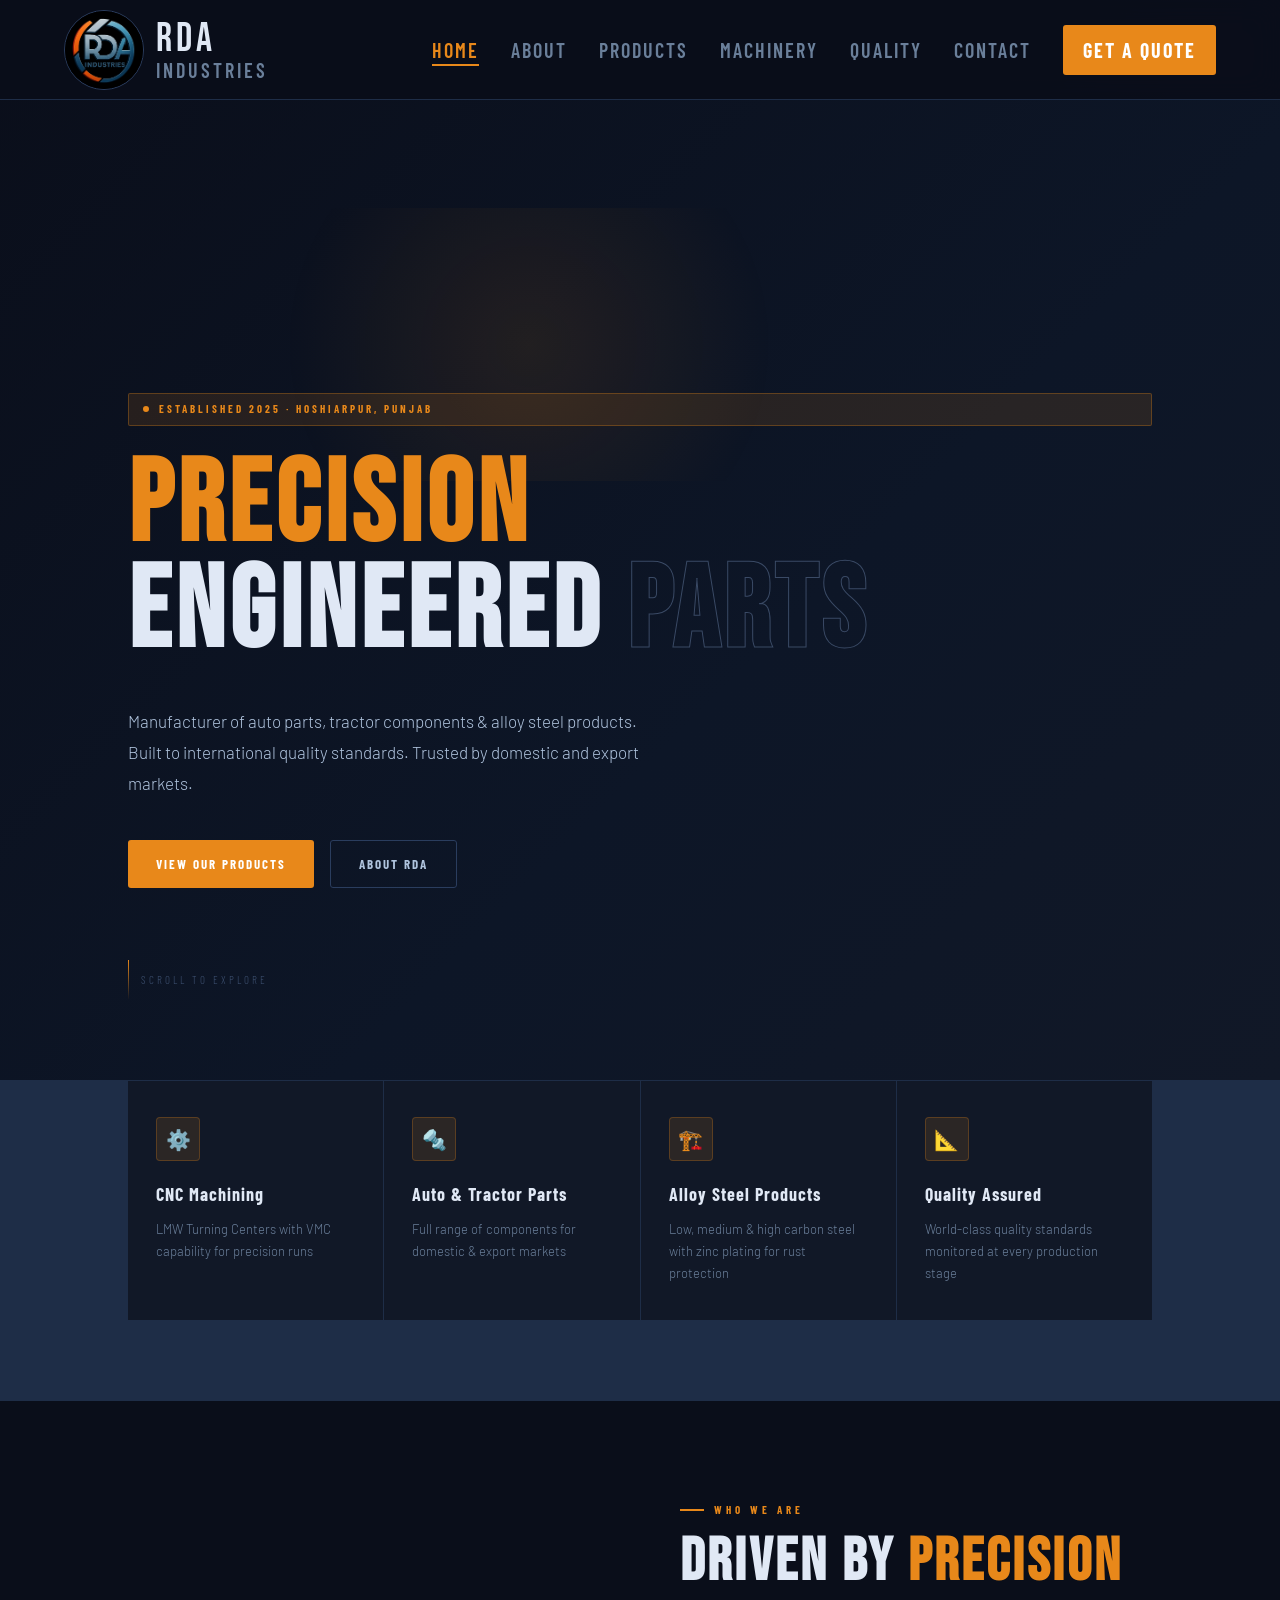
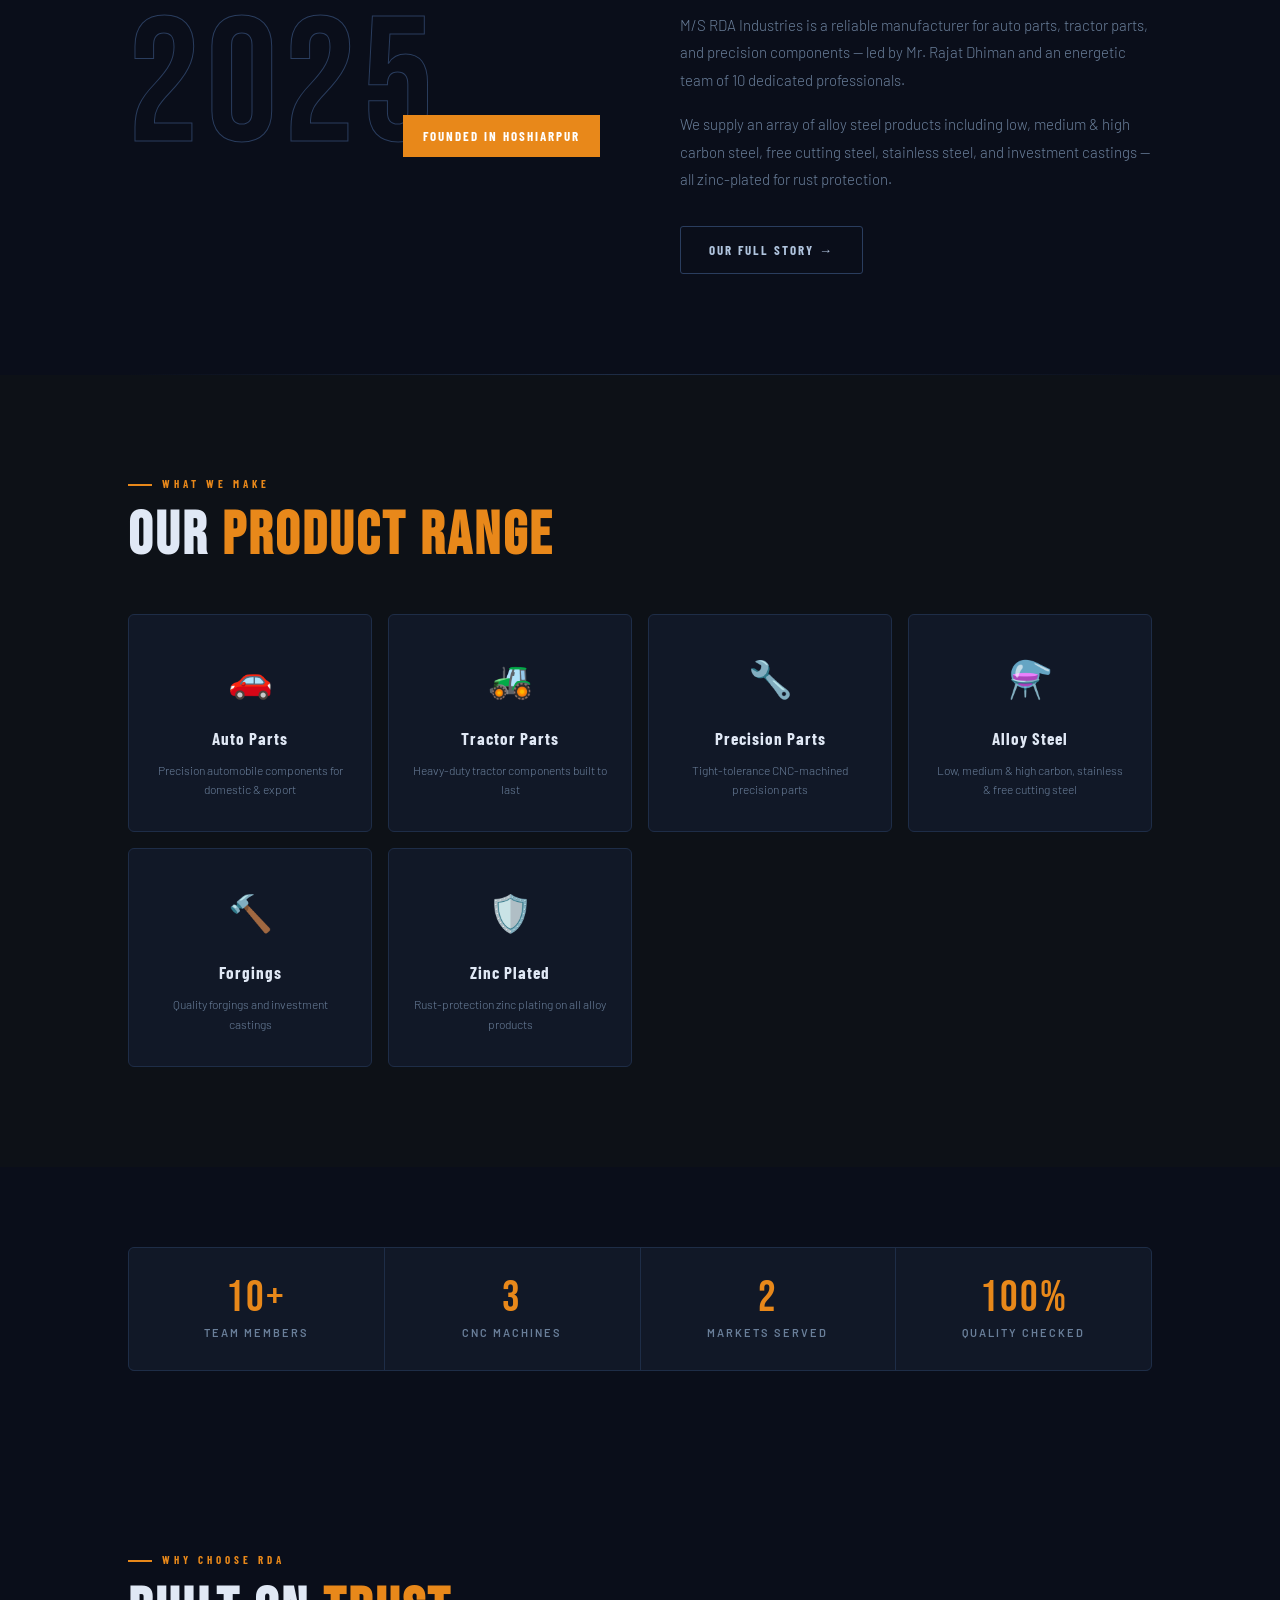
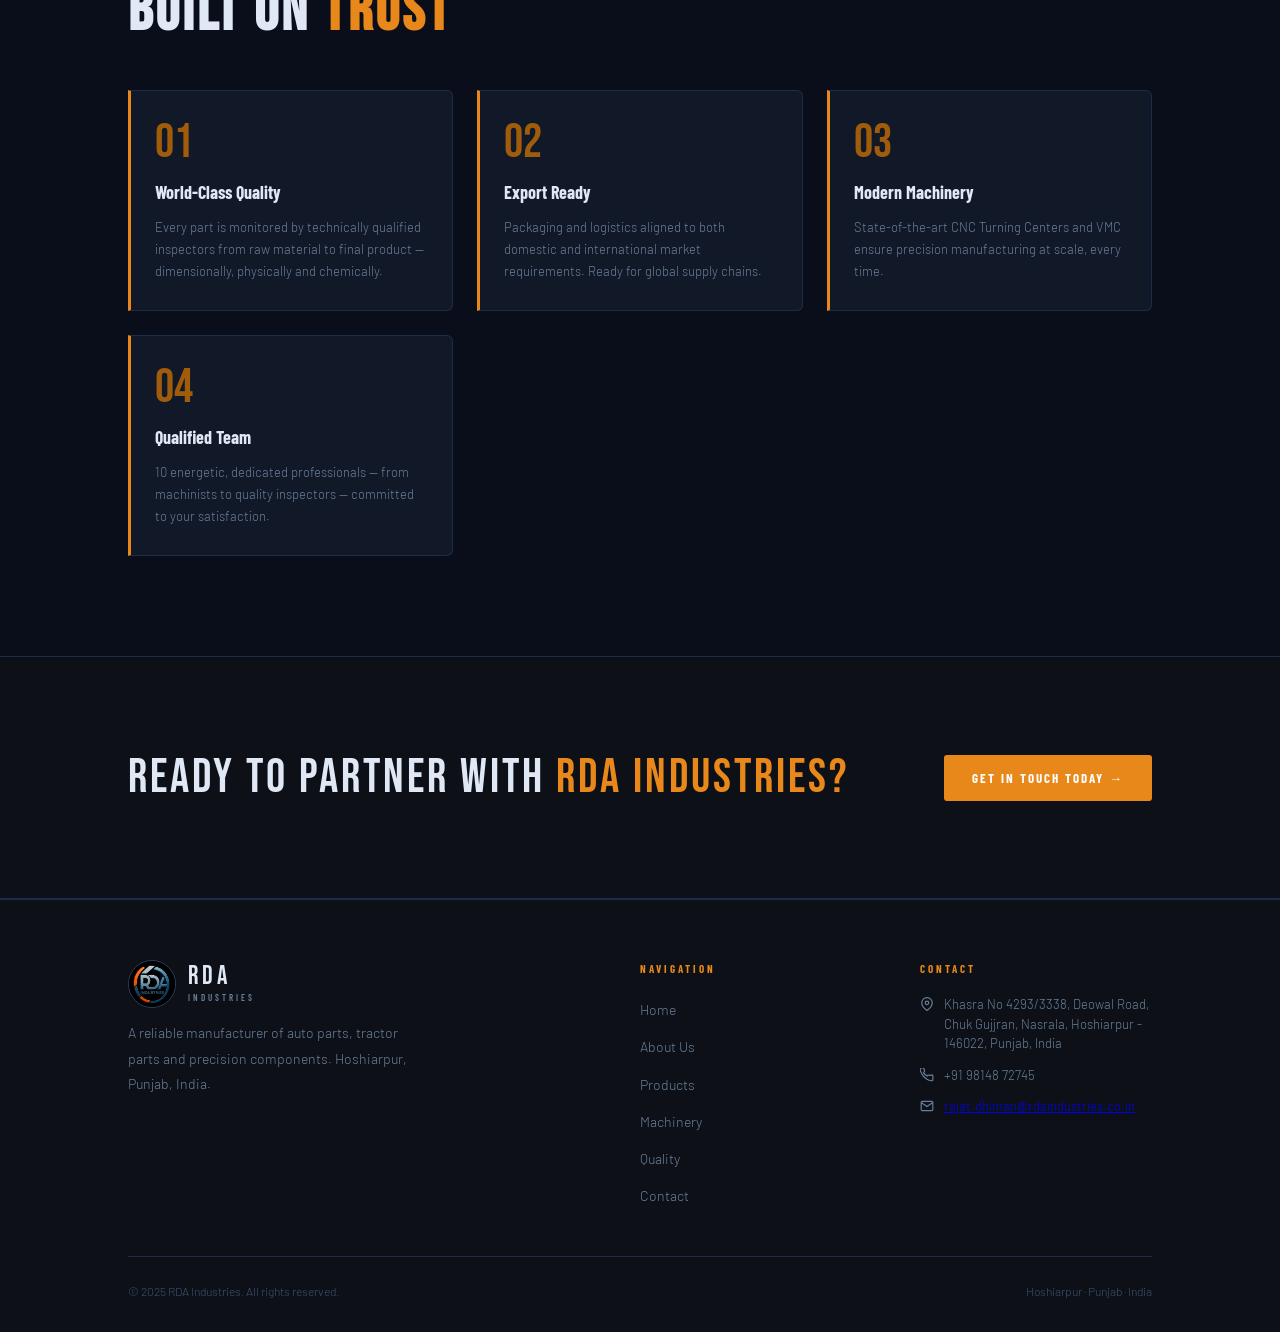
<file: index.html>
<!DOCTYPE html>
<html lang="en">
<head>
  <meta charset="UTF-8" />
  <meta name="viewport" content="width=device-width, initial-scale=1.0" />
  <title>RDA Industries — Precision Manufacturing</title>
  <link rel="icon" type="image/x-icon" href="rda-logo.jpeg" />
  <link rel="stylesheet" href="style.css" />
  <style>
    /* HOME-SPECIFIC */
    .home-hero {
      min-height: auto; height: 120vh;
      display: flex; flex-direction: column; justify-content: center;
      padding: 120px 10% 80px;
      position: relative; overflow: hidden;
    }
    .home-hero::before {
      content: '';
      position: absolute; inset: 0;
      background:
        linear-gradient(135deg, var(--bg-deep) 0%, #0d1627 60%, #111827 100%);
    }
    .grid-overlay {
      position: absolute; inset: 0; z-index: 0;
      background-image:
        linear-gradient(rgba(30,45,71,0.35) 1px, transparent 1px),
        linear-gradient(90deg, rgba(30,45,71,0.35) 1px, transparent 1px);
      background-size: 60px 60px;
      mask-image: radial-gradient(ellipse 80% 80% at 70% 50%, black 30%, transparent 100%);
    }
    .amber-glow {
      position: absolute;
      top: 10%; right: -5%;
      width: 55vw; height: 55vw; max-width: 700px; max-height: 700px;
      background: radial-gradient(circle, rgba(232,136,26,0.1) 0%, transparent 65%);
      pointer-events: none; z-index: 0;
    }
    .home-hero > * { position: relative; z-index: 1; }

    .hero-badge {
      display: inline-flex; align-items: center; gap: 10px;
      background: rgba(232,136,26,0.12);
      border: 1px solid rgba(232,136,26,0.3);
      border-radius: 2px;
      padding: 6px 14px;
      font-family: 'Barlow Condensed', sans-serif;
      font-size: 11px; font-weight: 700;
      letter-spacing: 3px; text-transform: uppercase;
      color: var(--amber);
      margin-bottom: 28px;
    }
    .hero-badge::before {
      content: ''; width: 6px; height: 6px;
      background: var(--amber); border-radius: 50%;
      animation: pulse 1.5s infinite;
    }
    @keyframes pulse {
      0%,100% { opacity: 1; transform: scale(1); }
      50%      { opacity: 0.4; transform: scale(1.5); }
    }

    .home-hero-title {
      font-family: 'Bebas Neue', sans-serif;
      font-size: clamp(60px, 9vw, 120px);
      letter-spacing: 5px;
      line-height: 0.92;
      color: var(--text-main);
      margin-bottom: 12px;
    }
    .home-hero-title .amber-line { color: var(--amber); display: block; }
    .home-hero-title .steel-line {
      color: transparent;
      -webkit-text-stroke: 1px var(--steel-dim);
    }

    .hero-desc {
      font-size: 17px; font-weight: 300;
      color: var(--steel-lt);
      max-width: 520px;
      line-height: 1.85;
      margin: 28px 0 40px;
    }

    .hero-actions { display: flex; gap: 16px; flex-wrap: wrap; }

    .scroll-hint {
      margin-top: 72px;
      display: flex; align-items: center; gap: 12px;
      font-family: 'Barlow Condensed', sans-serif;
      font-size: 11px; letter-spacing: 3px;
      text-transform: uppercase; color: var(--text-dim);
    }
    .scroll-line {
      width: 1px; height: 40px;
      background: linear-gradient(to bottom, var(--amber), transparent);
      animation: scrollPulse 2s infinite;
    }
    @keyframes scrollPulse {
      0%,100% { opacity: 1; } 50% { opacity: 0.3; }
    }

    /* HIGHLIGHTS */
    .highlights {
      padding: 0 10% 80px;
      display: grid;
      grid-template-columns: repeat(auto-fit, minmax(220px, 1fr));
      gap: 1px;
      background: var(--border);
      border-top: 1px solid var(--border);
      border-bottom: 1px solid var(--border);
    }
    .highlight-item {
      background: var(--bg-card);
      padding: 36px 28px;
      transition: background 0.3s;
    }
    .highlight-item:hover { background: var(--bg-card2); }
    .highlight-icon {
      width: 44px; height: 44px;
      background: rgba(232,136,26,0.12);
      border: 1px solid rgba(232,136,26,0.25);
      border-radius: 4px;
      display: flex; align-items: center; justify-content: center;
      margin-bottom: 18px;
      font-size: 20px;
    }
    .highlight-title {
      font-family: 'Barlow Condensed', sans-serif;
      font-size: 18px; font-weight: 700;
      letter-spacing: 1px;
      color: var(--text-main);
      margin-bottom: 8px;
    }
    .highlight-text { font-size: 13px; color: var(--text-muted); line-height: 1.7; }

    /* ABOUT TEASER */
    .about-teaser {
      padding: 100px 10%;
      display: grid;
      grid-template-columns: 1fr 1fr;
      gap: 80px;
      align-items: center;
    }
    @media(max-width:768px) { .about-teaser { grid-template-columns: 1fr; gap: 40px; } }

    .about-visual {
      position: relative;
    }
    .about-big-num {
      font-family: 'Bebas Neue', sans-serif;
      font-size: clamp(100px, 14vw, 180px);
      letter-spacing: 6px;
      color: transparent;
      -webkit-text-stroke: 1px var(--border-lt);
      line-height: 1;
    }
    .about-tag {
      position: absolute;
      bottom: 20px; right: 0;
      background: var(--amber);
      color: #fff;
      font-family: 'Barlow Condensed', sans-serif;
      font-size: 13px; font-weight: 700;
      letter-spacing: 2px; text-transform: uppercase;
      padding: 10px 20px;
    }

    .about-content p { font-size: 15px; color: var(--text-muted); margin-bottom: 16px; line-height: 1.85; }

    /* PRODUCTS TEASER */
    .products-teaser { padding: 100px 10%; background: var(--bg-dark); }
    .products-grid {
      display: grid;
      grid-template-columns: repeat(auto-fit, minmax(200px, 1fr));
      gap: 16px;
      margin-top: 48px;
    }
    .product-card {
      background: var(--bg-card);
      border: 1px solid var(--border);
      border-radius: 6px;
      padding: 32px 24px;
      text-align: center;
      transition: border-color 0.3s, transform 0.3s;
      text-decoration: none;
    }
    .product-card:hover {
      border-color: var(--amber);
      transform: translateY(-6px);
    }
    .product-card-icon { font-size: 36px; margin-bottom: 16px; }
    .product-card-title {
      font-family: 'Barlow Condensed', sans-serif;
      font-size: 17px; font-weight: 700;
      letter-spacing: 1px;
      color: var(--text-main);
      margin-bottom: 8px;
    }
    .product-card-text { font-size: 12px; color: var(--text-muted); line-height: 1.6; }

    /* STATS SECTION */
    .stats-section { padding: 80px 10%; }

    /* WHY US */
    .why-us { padding: 100px 10%; }
    .why-grid { display: grid; grid-template-columns: repeat(auto-fit, minmax(280px, 1fr)); gap: 24px; margin-top: 48px; }
    .why-card {
      background: var(--bg-card);
      border: 1px solid var(--border);
      border-left: 3px solid var(--amber);
      border-radius: 0 6px 6px 0;
      padding: 28px 28px 28px 24px;
    }
    .why-num {
      font-family: 'Bebas Neue', sans-serif;
      font-size: 48px; color: var(--amber-dim);
      line-height: 1; margin-bottom: 10px;
    }
    .why-title {
      font-family: 'Barlow Condensed', sans-serif;
      font-size: 18px; font-weight: 700;
      color: var(--text-main); margin-bottom: 8px;
    }
    .why-text { font-size: 13px; color: var(--text-muted); line-height: 1.7; }

    /* CTA */
    .cta-band {
      padding: 80px 10%;
      background: var(--bg-dark);
      border-top: 1px solid var(--border);
      border-bottom: 1px solid var(--border);
      display: flex; align-items: center; justify-content: space-between;
      flex-wrap: wrap; gap: 32px;
    }
    .cta-text { font-family: 'Bebas Neue', sans-serif; font-size: clamp(28px,4vw,48px); letter-spacing: 3px; }
    .cta-text em { color: var(--amber); font-style: normal; }
  </style>
</head>
<body>

<!-- NAV -->
<nav id="navbar">
  <a class="nav-logo" href="index.html">
    <img class="nav-logo-img" src="rda-logo.jpeg" alt="RDA Industries Logo" />
    <div class="nav-logo-text">
      <div class="nav-logo-name">RDA</div>
      <div class="nav-logo-sub">Industries</div>
    </div>
  </a>
  <ul class="nav-links" id="navLinks">
    <li><a href="index.html" class="active">Home</a></li>
    <li><a href="about.html">About</a></li>
    <li><a href="products.html">Products</a></li>
    <li><a href="machinery.html">Machinery</a></li>
    <li><a href="quality.html">Quality</a></li>
    <li><a href="contact.html">Contact</a></li>
  </ul>
  <a href="contact.html" class="nav-cta">Get a Quote</a>
  <div class="hamburger" onclick="toggleNav()"><span></span><span></span><span></span></div>
</nav>

<!-- HERO -->
<div class="home-hero">
  <div class="grid-overlay"></div>
  <div class="amber-glow"></div>

  <div class="hero-badge fade-up">Established 2025 · Hoshiarpur, Punjab</div>

  <h1 class="home-hero-title fade-up delay-1">
    <span class="amber-line">Precision</span>
    Engineered
    <span class="steel-line">Parts</span>
  </h1>

  <p class="hero-desc fade-up delay-2">
    Manufacturer of auto parts, tractor components & alloy steel products.
    Built to international quality standards. Trusted by domestic and export markets.
  </p>

  <div class="hero-actions fade-up delay-3">
    <a href="products.html" class="btn btn-amber">View Our Products</a>
    <a href="about.html" class="btn btn-outline">About RDA</a>
  </div>

  <div class="scroll-hint fade-up delay-4">
    <div class="scroll-line"></div>
    Scroll to explore
  </div>
</div>

<!-- HIGHLIGHTS -->
<div class="highlights">
  <div class="highlight-item">
    <div class="highlight-icon">⚙️</div>
    <div class="highlight-title">CNC Machining</div>
    <div class="highlight-text">LMW Turning Centers with VMC capability for precision runs</div>
  </div>
  <div class="highlight-item">
    <div class="highlight-icon">🔩</div>
    <div class="highlight-title">Auto & Tractor Parts</div>
    <div class="highlight-text">Full range of components for domestic & export markets</div>
  </div>
  <div class="highlight-item">
    <div class="highlight-icon">🏗️</div>
    <div class="highlight-title">Alloy Steel Products</div>
    <div class="highlight-text">Low, medium & high carbon steel with zinc plating for rust protection</div>
  </div>
  <div class="highlight-item">
    <div class="highlight-icon">📐</div>
    <div class="highlight-title">Quality Assured</div>
    <div class="highlight-text">World-class quality standards monitored at every production stage</div>
  </div>
</div>

<!-- ABOUT TEASER -->
<div class="about-teaser">
  <div class="about-visual fade-up">
    <div class="about-big-num">2025</div>
    <div class="about-tag">Founded in Hoshiarpur</div>
  </div>
  <div class="about-content">
    <div class="section-label">Who We Are</div>
    <h2 class="section-title">Driven by <em>Precision</em></h2>
    <p>M/S RDA Industries is a reliable manufacturer for auto parts, tractor parts, and precision components — led by Mr. Rajat Dhiman and an energetic team of 10 dedicated professionals.</p>
    <p>We supply an array of alloy steel products including low, medium & high carbon steel, free cutting steel, stainless steel, and investment castings — all zinc-plated for rust protection.</p>
    <a href="about.html" class="btn btn-outline" style="margin-top:16px;">Our Full Story →</a>
  </div>
</div>

<div class="divider"></div>

<!-- PRODUCTS TEASER -->
<div class="products-teaser">
  <div class="section-label">What We Make</div>
  <h2 class="section-title">Our <em>Product Range</em></h2>
  <div class="products-grid">
    <a class="product-card" href="products.html">
      <div class="product-card-icon">🚗</div>
      <div class="product-card-title">Auto Parts</div>
      <div class="product-card-text">Precision automobile components for domestic & export</div>
    </a>
    <a class="product-card" href="products.html">
      <div class="product-card-icon">🚜</div>
      <div class="product-card-title">Tractor Parts</div>
      <div class="product-card-text">Heavy-duty tractor components built to last</div>
    </a>
    <a class="product-card" href="products.html">
      <div class="product-card-icon">🔧</div>
      <div class="product-card-title">Precision Parts</div>
      <div class="product-card-text">Tight-tolerance CNC-machined precision parts</div>
    </a>
    <a class="product-card" href="products.html">
      <div class="product-card-icon">⚗️</div>
      <div class="product-card-title">Alloy Steel</div>
      <div class="product-card-text">Low, medium & high carbon, stainless & free cutting steel</div>
    </a>
    <a class="product-card" href="products.html">
      <div class="product-card-icon">🔨</div>
      <div class="product-card-title">Forgings</div>
      <div class="product-card-text">Quality forgings and investment castings</div>
    </a>
    <a class="product-card" href="products.html">
      <div class="product-card-icon">🛡️</div>
      <div class="product-card-title">Zinc Plated</div>
      <div class="product-card-text">Rust-protection zinc plating on all alloy products</div>
    </a>
  </div>
</div>

<!-- STATS -->
<section class="stats-section">
  <div class="stat-bar">
    <div class="stat-item">
      <div class="stat-num">10+</div>
      <div class="stat-label">Team Members</div>
    </div>
    <div class="stat-item">
      <div class="stat-num">3</div>
      <div class="stat-label">CNC Machines</div>
    </div>
    <div class="stat-item">
      <div class="stat-num">2</div>
      <div class="stat-label">Markets Served</div>
    </div>
    <div class="stat-item">
      <div class="stat-num">100%</div>
      <div class="stat-label">Quality Checked</div>
    </div>
  </div>
</section>

<!-- WHY US -->
<div class="why-us">
  <div class="section-label">Why Choose RDA</div>
  <h2 class="section-title">Built on <em>Trust</em></h2>
  <div class="why-grid">
    <div class="why-card">
      <div class="why-num">01</div>
      <div class="why-title">World-Class Quality</div>
      <div class="why-text">Every part is monitored by technically qualified inspectors from raw material to final product — dimensionally, physically and chemically.</div>
    </div>
    <div class="why-card">
      <div class="why-num">02</div>
      <div class="why-title">Export Ready</div>
      <div class="why-text">Packaging and logistics aligned to both domestic and international market requirements. Ready for global supply chains.</div>
    </div>
    <div class="why-card">
      <div class="why-num">03</div>
      <div class="why-title">Modern Machinery</div>
      <div class="why-text">State-of-the-art CNC Turning Centers and VMC ensure precision manufacturing at scale, every time.</div>
    </div>
    <div class="why-card">
      <div class="why-num">04</div>
      <div class="why-title">Qualified Team</div>
      <div class="why-text">10 energetic, dedicated professionals — from machinists to quality inspectors — committed to your satisfaction.</div>
    </div>
  </div>
</div>

<!-- CTA BAND -->
<div class="cta-band">
  <div class="cta-text">Ready to Partner with <em>RDA Industries?</em></div>
  <a href="contact.html" class="btn btn-amber">Get in Touch Today →</a>
</div>

<!-- FOOTER -->
<footer>
  <div class="footer-grid">
    <div>
      <div class="footer-logo" style="display:flex;align-items:center;gap:12px;margin-bottom:12px;">
        <img src="rda-logo.jpeg" alt="RDA Logo" style="width:48px;height:48px;border-radius:50%;border:1px solid #2a3d5e;object-fit:cover;" />
        <div>
          <div style="font-family:Bebas Neue,sans-serif;font-size:26px;letter-spacing:4px;color:#e0e8f5;line-height:1;">RDA</div>
          <div style="font-family:Barlow Condensed,sans-serif;font-size:9px;letter-spacing:3px;color:#6a7f9a;font-weight:600;text-transform:uppercase;">Industries</div>
        </div>
      </div>
      <p class="footer-desc">A reliable manufacturer of auto parts, tractor parts and precision components. Hoshiarpur, Punjab, India.</p>
    </div>
    <div>
      <div class="footer-heading">Navigation</div>
      <ul class="footer-links">
        <li><a href="index.html">Home</a></li>
        <li><a href="about.html">About Us</a></li>
        <li><a href="products.html">Products</a></li>
        <li><a href="machinery.html">Machinery</a></li>
        <li><a href="quality.html">Quality</a></li>
        <li><a href="contact.html">Contact</a></li>
      </ul>
    </div>
    <div>
      <div class="footer-heading">Contact</div>
      <div class="footer-contact-item">
        <svg width="14" height="14" viewBox="0 0 24 24" fill="none" stroke="currentColor" stroke-width="2"><path d="M21 10c0 7-9 13-9 13s-9-6-9-13a9 9 0 0118 0z"/><circle cx="12" cy="10" r="3"/></svg>
        Khasra No 4293/3338, Deowal Road, Chuk Gujjran, Nasrala, Hoshiarpur - 146022, Punjab, India
      </div>
      <div class="footer-contact-item">
        <svg width="14" height="14" viewBox="0 0 24 24" fill="none" stroke="currentColor" stroke-width="2"><path d="M22 16.92v3a2 2 0 01-2.18 2 19.79 19.79 0 01-8.63-3.07A19.5 19.5 0 013.07 9.81 19.79 19.79 0 01.01 1.18 2 2 0 012 .02h3a2 2 0 012 1.72 12.84 12.84 0 00.7 2.81 2 2 0 01-.45 2.11L6.09 7.91a16 16 0 006 6l1.27-1.27a2 2 0 012.11-.45 12.84 12.84 0 002.81.7A2 2 0 0122 14.92z"/></svg>
        +91 98148 72745
      </div>
      <div class="footer-contact-item">
        <svg width="14" height="14" viewBox="0 0 24 24" fill="none" stroke="currentColor" stroke-width="2"><path d="M4 4h16c1.1 0 2 .9 2 2v12c0 1.1-.9 2-2 2H4c-1.1 0-2-.9-2-2V6c0-1.1.9-2 2-2z"/><polyline points="22,6 12,13 2,6"/></svg>
        <a href="mailto:rajat.dhiman@rdaindustries.co.in">rajat.dhiman@rdaindustries.co.in</a>
      </div>
    </div>
  </div>
  <div class="footer-bottom">
    <span>© 2025 RDA Industries. All rights reserved.</span>
    <span>Hoshiarpur · Punjab · India</span>
  </div>
</footer>

<script>
  function toggleNav() {
    document.getElementById('navLinks').classList.toggle('open');
  }
  window.addEventListener('scroll', () => {
    document.getElementById('navbar').style.background =
      window.scrollY > 20 ? 'rgba(10,14,26,0.98)' : 'rgba(10,14,26,0.92)';
  });
</script>
</body>
</html>
</file>
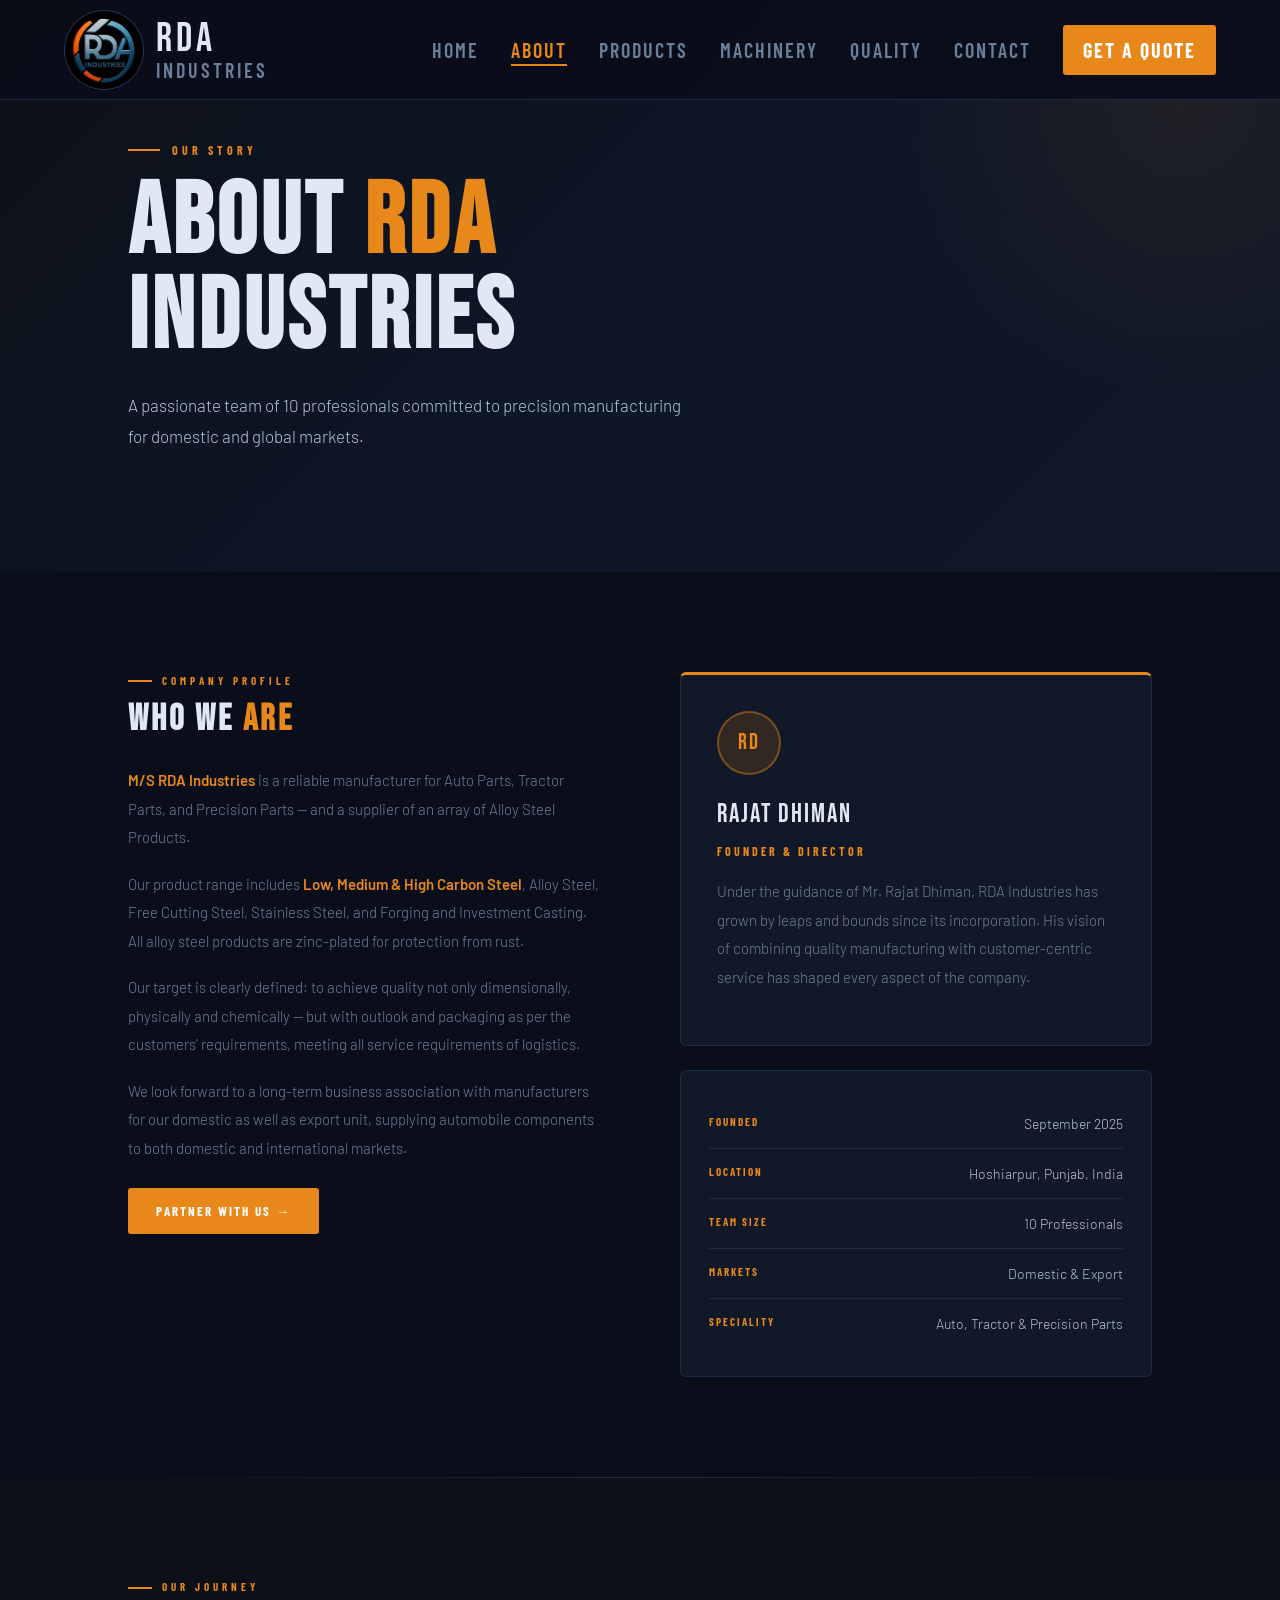
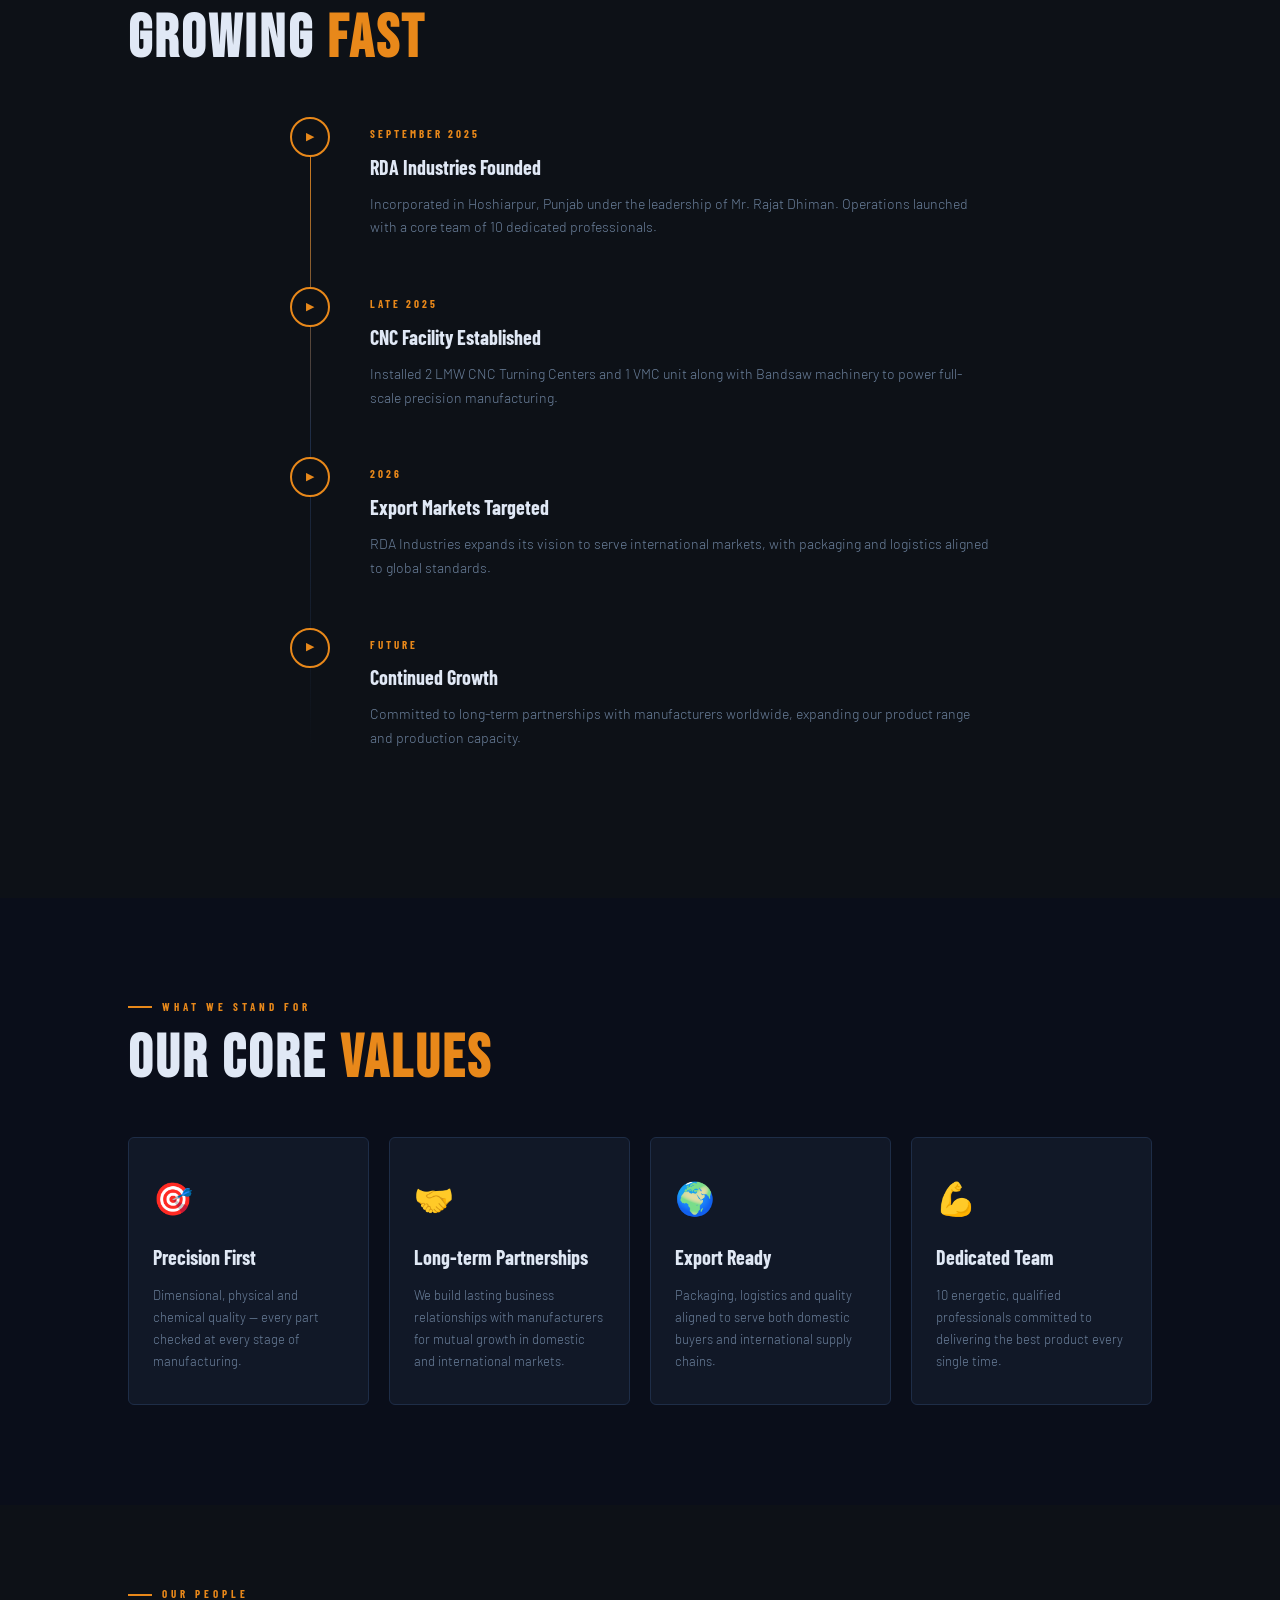
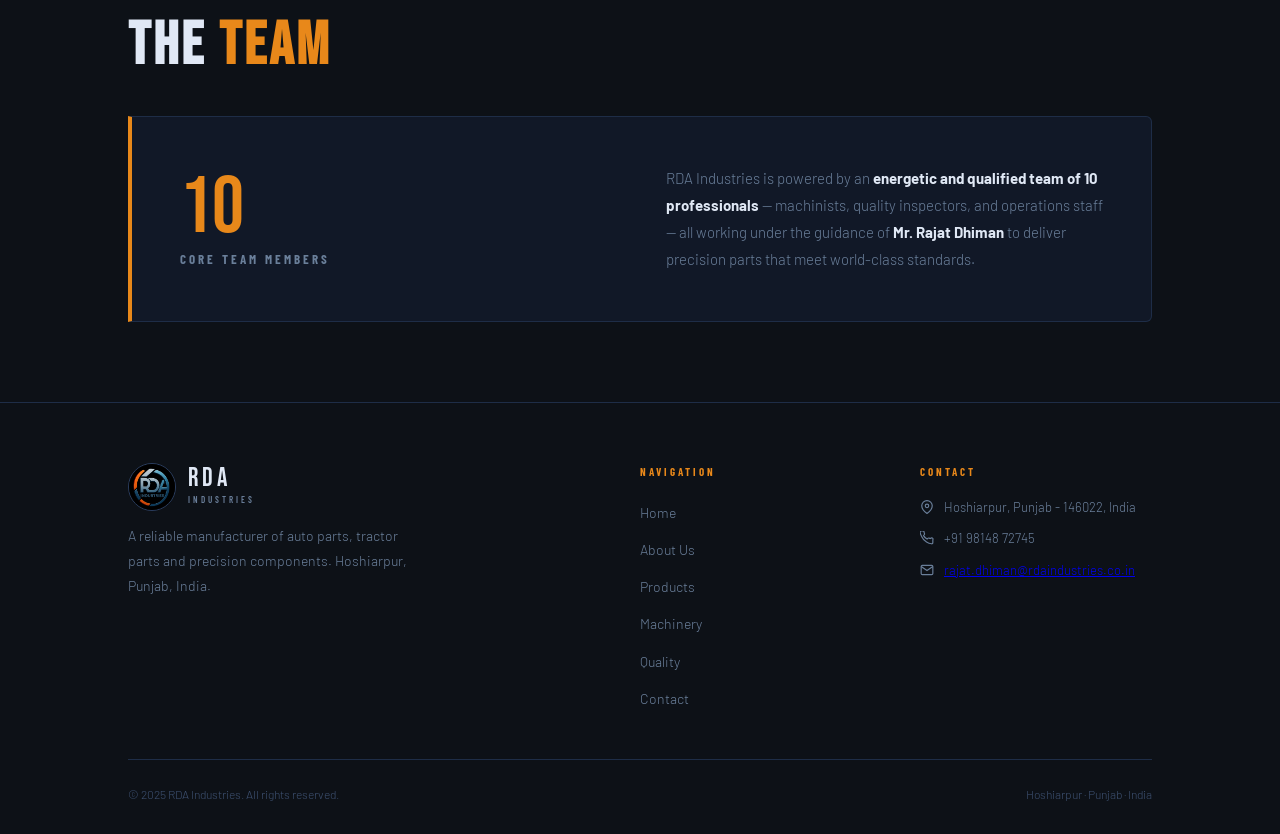
<file: about.html>
<!DOCTYPE html>
<html lang="en">
<head>
  <meta charset="UTF-8" />
  <meta name="viewport" content="width=device-width, initial-scale=1.0" />
  <title>About Us — RDA Industries</title>
  <link rel="icon" type="image/x-icon" href="rda-logo.jpeg" />
  <link rel="stylesheet" href="style.css" />
  <style>
    .about-split {
      padding: 100px 10%;
      display: grid;
      grid-template-columns: 1fr 1fr;
      gap: 80px; align-items: start;
    }
    @media(max-width:768px){ .about-split { grid-template-columns:1fr; gap:40px; } }
    .about-split p { font-size: 15px; color: var(--text-muted); line-height: 1.9; margin-bottom: 18px; }
    .about-split p strong { color: var(--amber); font-weight: 600; }

    .founder-card {
      background: var(--bg-card);
      border: 1px solid var(--border);
      border-top: 3px solid var(--amber);
      border-radius: 6px;
      padding: 36px;
      margin-bottom: 24px;
    }
    .founder-initials {
      width: 64px; height: 64px; border-radius: 50%;
      background: rgba(232,136,26,0.15);
      border: 2px solid rgba(232,136,26,0.4);
      display: flex; align-items: center; justify-content: center;
      font-family: 'Bebas Neue', sans-serif;
      font-size: 22px; letter-spacing: 2px; color: var(--amber);
      margin-bottom: 18px;
    }
    .founder-name {
      font-family: 'Bebas Neue', sans-serif;
      font-size: 26px; letter-spacing: 2px; color: var(--text-main);
      margin-bottom: 4px;
    }
    .founder-role {
      font-family: 'Barlow Condensed', sans-serif;
      font-size: 12px; font-weight: 700;
      letter-spacing: 3px; text-transform: uppercase;
      color: var(--amber); margin-bottom: 16px;
    }
    .founder-bio { font-size: 14px; color: var(--text-muted); line-height: 1.8; }

    .info-block {
      background: var(--bg-card);
      border: 1px solid var(--border);
      border-radius: 6px;
      padding: 28px;
    }
    .info-row {
      display: flex; justify-content: space-between; align-items: flex-start;
      padding: 14px 0;
      border-bottom: 1px solid var(--border);
      font-size: 14px;
    }
    .info-row:last-child { border-bottom: none; }
    .info-key {
      font-family: 'Barlow Condensed', sans-serif;
      font-size: 11px; font-weight: 700;
      letter-spacing: 2px; text-transform: uppercase;
      color: var(--amber);
      flex: 0 0 120px;
    }
    .info-val { color: var(--steel-lt); text-align: right; line-height: 1.5; }

    /* TIMELINE */
    .timeline-section { padding: 100px 10%; background: var(--bg-dark); }
    .timeline { max-width: 700px; margin: 48px auto 0; position: relative; }
    .timeline::before {
      content: ''; position: absolute;
      left: 20px; top: 0; bottom: 0; width: 1px;
      background: linear-gradient(to bottom, var(--amber), var(--border), transparent);
    }
    .tl-item { display: flex; gap: 40px; margin-bottom: 48px; }
    .tl-dot {
      flex-shrink: 0; width: 40px; height: 40px;
      background: var(--bg-dark); border: 2px solid var(--amber);
      border-radius: 50%;
      display: flex; align-items: center; justify-content: center;
      font-family: 'Bebas Neue', sans-serif; font-size: 11px; color: var(--amber);
      position: relative; z-index: 1;
    }
    .tl-content { padding-top: 8px; }
    .tl-date {
      font-family: 'Barlow Condensed', sans-serif;
      font-size: 11px; font-weight: 700;
      letter-spacing: 3px; text-transform: uppercase;
      color: var(--amber); margin-bottom: 6px;
    }
    .tl-title {
      font-family: 'Barlow Condensed', sans-serif;
      font-size: 20px; font-weight: 700; color: var(--text-main);
      margin-bottom: 8px;
    }
    .tl-text { font-size: 14px; color: var(--text-muted); line-height: 1.7; }

    /* VALUES */
    .values-section { padding: 100px 10%; }
    .values-grid { display: grid; grid-template-columns: repeat(auto-fit, minmax(220px, 1fr)); gap: 20px; margin-top: 48px; }
    .value-card {
      background: var(--bg-card);
      border: 1px solid var(--border);
      border-radius: 6px;
      padding: 32px 24px;
      transition: transform 0.3s, border-color 0.3s;
    }
    .value-card:hover { transform: translateY(-4px); border-color: var(--amber-dim); }
    .value-icon { font-size: 32px; margin-bottom: 16px; }
    .value-title {
      font-family: 'Barlow Condensed', sans-serif;
      font-size: 20px; font-weight: 700; color: var(--text-main);
      margin-bottom: 10px;
    }
    .value-text { font-size: 13px; color: var(--text-muted); line-height: 1.7; }

    /* TEAM */
    .team-section { padding: 80px 10%; background: var(--bg-dark); }
    .team-banner {
      display: grid; grid-template-columns: 1fr 1fr; gap: 48px; align-items: center;
      background: var(--bg-card); border: 1px solid var(--border);
      border-left: 4px solid var(--amber);
      border-radius: 0 6px 6px 0;
      padding: 48px;
      margin-top: 40px;
    }
    @media(max-width:768px){ .team-banner { grid-template-columns:1fr; gap:24px; } }
    .team-big { font-family: 'Bebas Neue', sans-serif; font-size: 80px; color: var(--amber); line-height: 1; }
    .team-label { font-family: 'Barlow Condensed', sans-serif; font-size: 13px; font-weight: 700; letter-spacing: 3px; text-transform: uppercase; color: var(--text-muted); }
    .team-desc { font-size: 15px; color: var(--text-muted); line-height: 1.8; }
    .team-desc strong { color: var(--text-main); }
  </style>
</head>
<body>

<nav id="navbar">
  <a class="nav-logo" href="index.html">
    <img class="nav-logo-img" src="rda-logo.jpeg" alt="RDA Industries Logo" />
    <div class="nav-logo-text">
      <div class="nav-logo-name">RDA</div>
      <div class="nav-logo-sub">Industries</div>
    </div>
  </a>
  <ul class="nav-links" id="navLinks">
    <li><a href="index.html">Home</a></li>
    <li><a href="about.html" class="active">About</a></li>
    <li><a href="products.html">Products</a></li>
    <li><a href="machinery.html">Machinery</a></li>
    <li><a href="quality.html">Quality</a></li>
    <li><a href="contact.html">Contact</a></li>
  </ul>
  <a href="contact.html" class="nav-cta">Get a Quote</a>
  <div class="hamburger" onclick="toggleNav()"><span></span><span></span><span></span></div>
</nav>

<div class="page-hero">
  <div class="hero-eyebrow">Our Story</div>
  <h1 class="hero-title">About <em>RDA</em><br>Industries</h1>
  <p class="hero-sub">A passionate team of 10 professionals committed to precision manufacturing for domestic and global markets.</p>
</div>

<!-- ABOUT SPLIT -->
<div class="about-split">
  <div>
    <div class="section-label">Company Profile</div>
    <h2 class="section-title" style="font-size:36px; margin-bottom:28px;">Who We <em>Are</em></h2>
    <p><strong>M/S RDA Industries</strong> is a reliable manufacturer for Auto Parts, Tractor Parts, and Precision Parts — and a supplier of an array of Alloy Steel Products.</p>
    <p>Our product range includes <strong>Low, Medium & High Carbon Steel</strong>, Alloy Steel, Free Cutting Steel, Stainless Steel, and Forging and Investment Casting. All alloy steel products are zinc-plated for protection from rust.</p>
    <p>Our target is clearly defined: to achieve quality not only dimensionally, physically and chemically — but with outlook and packaging as per the customers' requirements, meeting all service requirements of logistics.</p>
    <p>We look forward to a long-term business association with manufacturers for our domestic as well as export unit, supplying automobile components to both domestic and international markets.</p>
    <a href="contact.html" class="btn btn-amber" style="margin-top:8px;">Partner With Us →</a>
  </div>
  <div>
    <div class="founder-card">
      <div class="founder-initials">RD</div>
      <div class="founder-name">Rajat Dhiman</div>
      <div class="founder-role">Founder & Director</div>
      <p class="founder-bio">Under the guidance of Mr. Rajat Dhiman, RDA Industries has grown by leaps and bounds since its incorporation. His vision of combining quality manufacturing with customer-centric service has shaped every aspect of the company.</p>
    </div>
    <div class="info-block">
      <div class="info-row">
        <span class="info-key">Founded</span>
        <span class="info-val">September 2025</span>
      </div>
      <div class="info-row">
        <span class="info-key">Location</span>
        <span class="info-val">Hoshiarpur, Punjab, India</span>
      </div>
      <div class="info-row">
        <span class="info-key">Team Size</span>
        <span class="info-val">10 Professionals</span>
      </div>
      <div class="info-row">
        <span class="info-key">Markets</span>
        <span class="info-val">Domestic & Export</span>
      </div>
      <div class="info-row">
        <span class="info-key">Speciality</span>
        <span class="info-val">Auto, Tractor & Precision Parts</span>
      </div>
    </div>
  </div>
</div>

<div class="divider"></div>

<!-- TIMELINE -->
<div class="timeline-section">
  <div class="section-label">Our Journey</div>
  <h2 class="section-title">Growing <em>Fast</em></h2>
  <div class="timeline">
    <div class="tl-item">
      <div class="tl-dot">▶</div>
      <div class="tl-content">
        <div class="tl-date">September 2025</div>
        <div class="tl-title">RDA Industries Founded</div>
        <div class="tl-text">Incorporated in Hoshiarpur, Punjab under the leadership of Mr. Rajat Dhiman. Operations launched with a core team of 10 dedicated professionals.</div>
      </div>
    </div>
    <div class="tl-item">
      <div class="tl-dot">▶</div>
      <div class="tl-content">
        <div class="tl-date">Late 2025</div>
        <div class="tl-title">CNC Facility Established</div>
        <div class="tl-text">Installed 2 LMW CNC Turning Centers and 1 VMC unit along with Bandsaw machinery to power full-scale precision manufacturing.</div>
      </div>
    </div>
    <div class="tl-item">
      <div class="tl-dot">▶</div>
      <div class="tl-content">
        <div class="tl-date">2026</div>
        <div class="tl-title">Export Markets Targeted</div>
        <div class="tl-text">RDA Industries expands its vision to serve international markets, with packaging and logistics aligned to global standards.</div>
      </div>
    </div>
    <div class="tl-item">
      <div class="tl-dot">▶</div>
      <div class="tl-content">
        <div class="tl-date">Future</div>
        <div class="tl-title">Continued Growth</div>
        <div class="tl-text">Committed to long-term partnerships with manufacturers worldwide, expanding our product range and production capacity.</div>
      </div>
    </div>
  </div>
</div>

<!-- VALUES -->
<div class="values-section">
  <div class="section-label">What We Stand For</div>
  <h2 class="section-title">Our Core <em>Values</em></h2>
  <div class="values-grid">
    <div class="value-card">
      <div class="value-icon">🎯</div>
      <div class="value-title">Precision First</div>
      <div class="value-text">Dimensional, physical and chemical quality — every part checked at every stage of manufacturing.</div>
    </div>
    <div class="value-card">
      <div class="value-icon">🤝</div>
      <div class="value-title">Long-term Partnerships</div>
      <div class="value-text">We build lasting business relationships with manufacturers for mutual growth in domestic and international markets.</div>
    </div>
    <div class="value-card">
      <div class="value-icon">🌍</div>
      <div class="value-title">Export Ready</div>
      <div class="value-text">Packaging, logistics and quality aligned to serve both domestic buyers and international supply chains.</div>
    </div>
    <div class="value-card">
      <div class="value-icon">💪</div>
      <div class="value-title">Dedicated Team</div>
      <div class="value-text">10 energetic, qualified professionals committed to delivering the best product every single time.</div>
    </div>
  </div>
</div>

<!-- TEAM -->
<div class="team-section">
  <div class="section-label">Our People</div>
  <h2 class="section-title">The <em>Team</em></h2>
  <div class="team-banner">
    <div>
      <div class="team-big">10</div>
      <div class="team-label">Core Team Members</div>
    </div>
    <div class="team-desc">
      RDA Industries is powered by an <strong>energetic and qualified team of 10 professionals</strong> — machinists, quality inspectors, and operations staff — all working under the guidance of <strong>Mr. Rajat Dhiman</strong> to deliver precision parts that meet world-class standards.
    </div>
  </div>
</div>

<footer>
  <div class="footer-grid">
    <div>
      <div class="footer-logo" style="display:flex;align-items:center;gap:12px;margin-bottom:12px;">
        <img src="rda-logo.jpeg" alt="RDA Logo" style="width:48px;height:48px;border-radius:50%;border:1px solid #2a3d5e;object-fit:cover;" />
        <div>
          <div style="font-family:Bebas Neue,sans-serif;font-size:26px;letter-spacing:4px;color:#e0e8f5;line-height:1;">RDA</div>
          <div style="font-family:Barlow Condensed,sans-serif;font-size:9px;letter-spacing:3px;color:#6a7f9a;font-weight:600;text-transform:uppercase;">Industries</div>
        </div>
      </div>
      <p class="footer-desc">A reliable manufacturer of auto parts, tractor parts and precision components. Hoshiarpur, Punjab, India.</p>
    </div>
    <div>
      <div class="footer-heading">Navigation</div>
      <ul class="footer-links">
        <li><a href="index.html">Home</a></li>
        <li><a href="about.html">About Us</a></li>
        <li><a href="products.html">Products</a></li>
        <li><a href="machinery.html">Machinery</a></li>
        <li><a href="quality.html">Quality</a></li>
        <li><a href="contact.html">Contact</a></li>
      </ul>
    </div>
    <div>
      <div class="footer-heading">Contact</div>
      <div class="footer-contact-item">
        <svg width="14" height="14" viewBox="0 0 24 24" fill="none" stroke="currentColor" stroke-width="2"><path d="M21 10c0 7-9 13-9 13s-9-6-9-13a9 9 0 0118 0z"/><circle cx="12" cy="10" r="3"/></svg>
        Hoshiarpur, Punjab - 146022, India
      </div>
      <div class="footer-contact-item">
        <svg width="14" height="14" viewBox="0 0 24 24" fill="none" stroke="currentColor" stroke-width="2"><path d="M22 16.92v3a2 2 0 01-2.18 2 19.79 19.79 0 01-8.63-3.07A19.5 19.5 0 013.07 9.81 19.79 19.79 0 01.01 1.18 2 2 0 012 .02h3a2 2 0 012 1.72 12.84 12.84 0 00.7 2.81 2 2 0 01-.45 2.11L6.09 7.91a16 16 0 006 6l1.27-1.27a2 2 0 012.11-.45 12.84 12.84 0 002.81.7A2 2 0 0122 14.92z"/></svg>
        +91 98148 72745
      </div>
      <div class="footer-contact-item">
        <svg width="14" height="14" viewBox="0 0 24 24" fill="none" stroke="currentColor" stroke-width="2"><path d="M4 4h16c1.1 0 2 .9 2 2v12c0 1.1-.9 2-2 2H4c-1.1 0-2-.9-2-2V6c0-1.1.9-2 2-2z"/><polyline points="22,6 12,13 2,6"/></svg>
        <a href="mailto:rajat.dhiman@rdaindustries.co.in">rajat.dhiman@rdaindustries.co.in</a>
      </div>
    </div>
  </div>
  <div class="footer-bottom">
    <span>© 2025 RDA Industries. All rights reserved.</span>
    <span>Hoshiarpur · Punjab · India</span>
  </div>
</footer>

<script>
  function toggleNav() { document.getElementById('navLinks').classList.toggle('open'); }
  window.addEventListener('scroll', () => {
    document.getElementById('navbar').style.background =
      window.scrollY > 20 ? 'rgba(10,14,26,0.98)' : 'rgba(10,14,26,0.92)';
  });
</script>
</body>
</html>
</file>
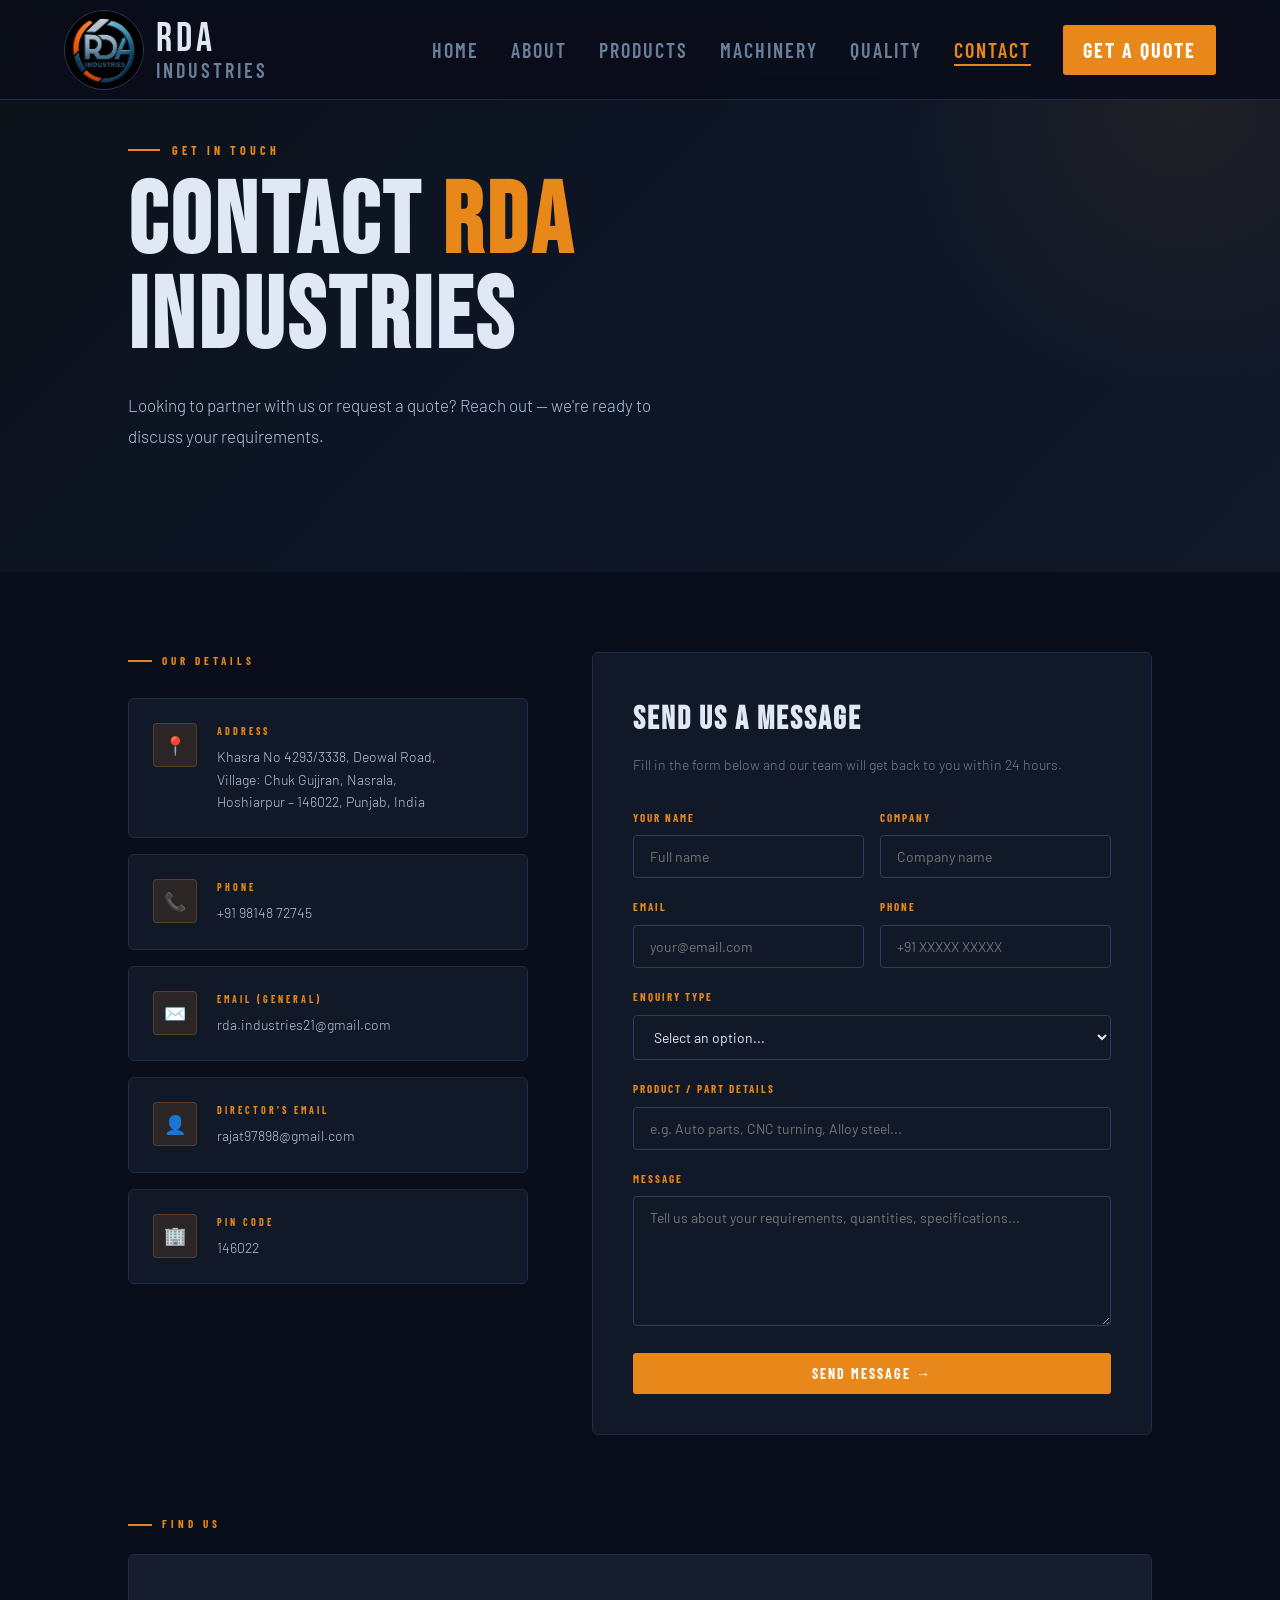
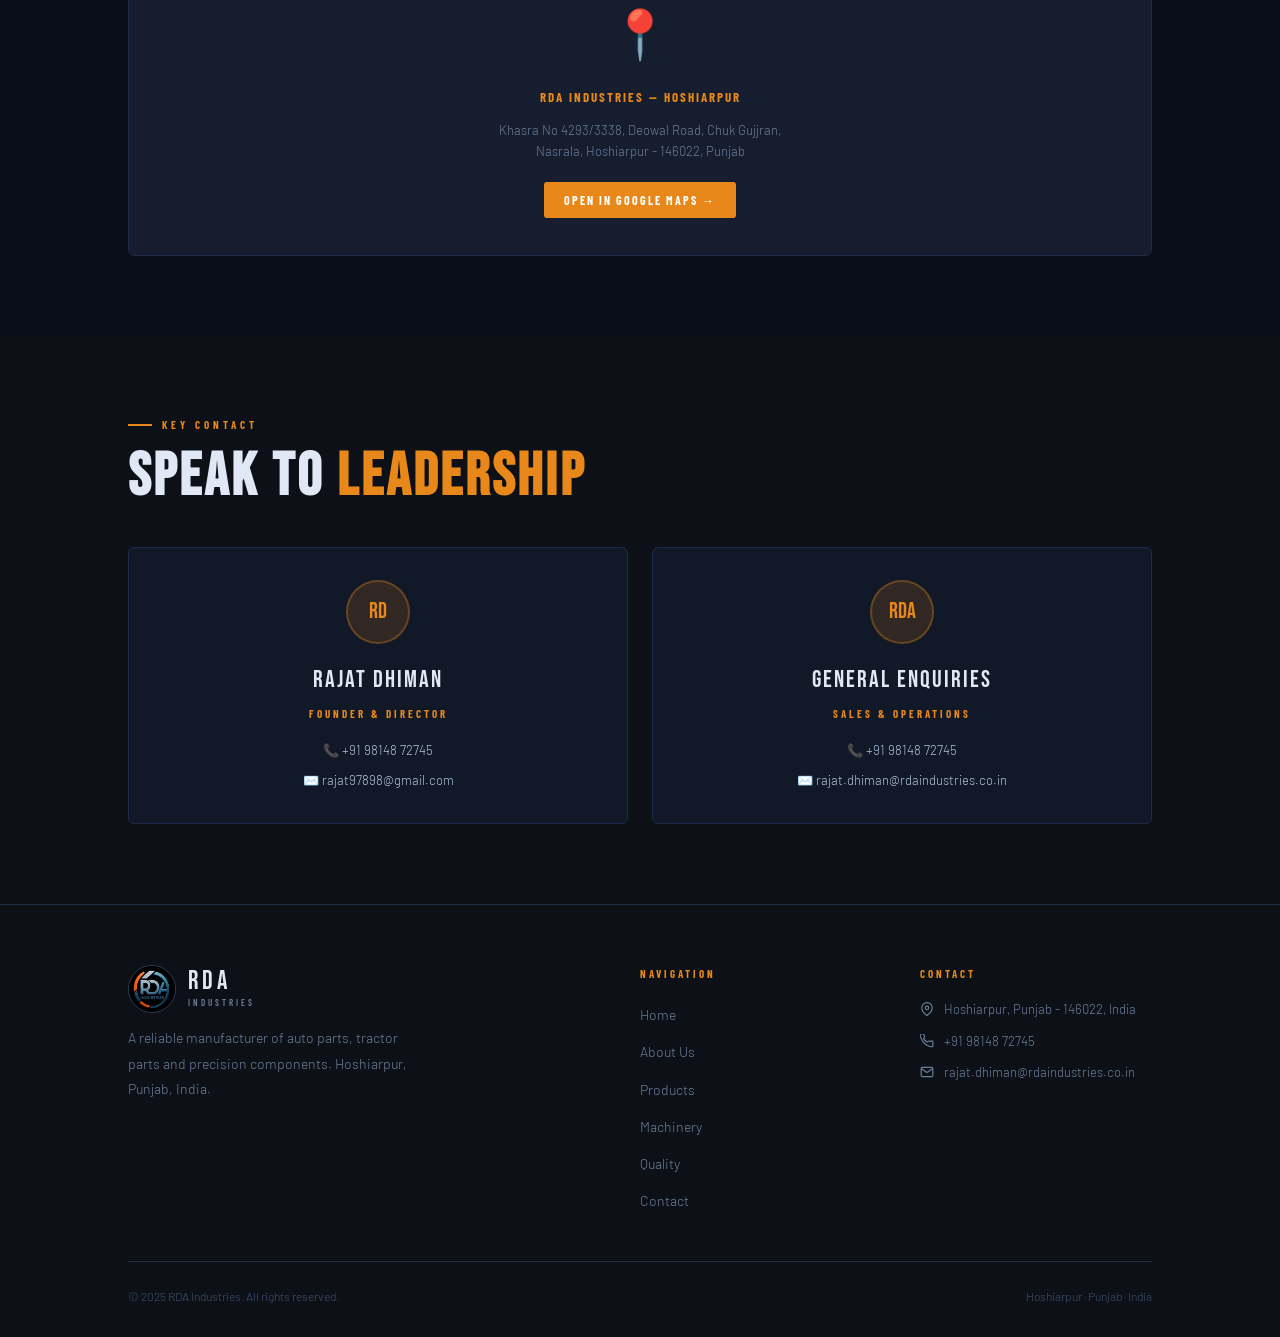
<file: contact.html>
<!DOCTYPE html>
<html lang="en">
<head>
  <meta charset="UTF-8" />
  <meta name="viewport" content="width=device-width, initial-scale=1.0" />
  <title>Contact — RDA Industries</title>
  <link rel="icon" type="image/x-icon" href="rda-logo.jpeg" />
  <link rel="stylesheet" href="style.css" />
  <style>
    .contact-layout {
      padding: 80px 10%;
      display: grid;
      grid-template-columns: 1fr 1.4fr;
      gap: 64px;
      align-items: start;
    }
    @media(max-width:768px){ .contact-layout { grid-template-columns:1fr; gap:40px; } }

    /* CONTACT INFO */
    .contact-info-block { display: flex; flex-direction: column; gap: 16px; }
    .contact-card {
      background: var(--bg-card);
      border: 1px solid var(--border);
      border-radius: 6px;
      padding: 24px;
      display: flex; gap: 20px; align-items: flex-start;
      transition: border-color 0.3s;
    }
    .contact-card:hover { border-color: var(--amber-dim); }
    .contact-card-icon {
      width: 44px; height: 44px; flex-shrink: 0;
      background: rgba(232,136,26,0.12);
      border: 1px solid rgba(232,136,26,0.25);
      border-radius: 4px;
      display: flex; align-items: center; justify-content: center;
      font-size: 18px;
    }
    .contact-card-label {
      font-family: 'Barlow Condensed', sans-serif;
      font-size: 10px; font-weight: 700;
      letter-spacing: 3px; text-transform: uppercase;
      color: var(--amber); margin-bottom: 6px;
    }
    .contact-card-value {
      font-size: 14px; color: var(--steel-lt); line-height: 1.6;
    }
    .contact-card-value a { color: var(--steel-lt); text-decoration: none; transition: color 0.2s; }
    .contact-card-value a:hover { color: var(--amber); }

    /* FORM */
    .form-card {
      background: var(--bg-card);
      border: 1px solid var(--border);
      border-radius: 6px;
      padding: 40px;
    }
    .form-card h3 {
      font-family: 'Bebas Neue', sans-serif;
      font-size: 32px; letter-spacing: 2px;
      color: var(--text-main); margin-bottom: 6px;
    }
    .form-card p { font-size: 14px; color: var(--text-muted); margin-bottom: 32px; }
    .form-row { display: grid; grid-template-columns: 1fr 1fr; gap: 16px; }
    @media(max-width:500px){ .form-row { grid-template-columns:1fr; } }

    .success-msg {
      display: none;
      background: rgba(30,180,80,0.1);
      border: 1px solid rgba(30,180,80,0.3);
      border-radius: 4px;
      padding: 16px 20px;
      color: #4ade80;
      font-size: 14px;
      margin-top: 16px;
      text-align: center;
    }

    /* MAP EMBED */
    .map-section { padding: 0 10% 80px; }
    .map-wrapper {
      background: var(--bg-card);
      border: 1px solid var(--border);
      border-radius: 6px;
      overflow: hidden;
      position: relative;
    }
    .map-placeholder {
      height: 300px;
      display: flex; flex-direction: column;
      align-items: center; justify-content: center;
      gap: 12px;
      background: var(--bg-card2);
      color: var(--text-muted);
    }
    .map-placeholder .map-icon { font-size: 48px; }
    .map-placeholder .map-label { font-family: 'Barlow Condensed', sans-serif; font-size: 13px; font-weight: 700; letter-spacing: 2px; text-transform: uppercase; color: var(--amber); }
    .map-placeholder .map-addr { font-size: 13px; text-align: center; max-width: 300px; line-height: 1.6; }
    .map-placeholder .map-link {
      display: inline-block; margin-top: 8px;
      background: var(--amber); color: #fff;
      font-family: 'Barlow Condensed', sans-serif;
      font-size: 12px; font-weight: 700; letter-spacing: 2px; text-transform: uppercase;
      padding: 8px 20px; border-radius: 3px; text-decoration: none;
      transition: background 0.2s;
    }
    .map-link:hover { background: var(--amber-lt); }

    /* PEOPLE */
    .people-section { padding: 80px 10%; background: var(--bg-dark); }
    .people-grid { display: grid; grid-template-columns: repeat(auto-fit, minmax(240px, 1fr)); gap: 24px; margin-top: 40px; }
    .person-card {
      background: var(--bg-card);
      border: 1px solid var(--border);
      border-radius: 6px;
      padding: 32px 24px;
      text-align: center;
    }
    .person-avatar {
      width: 64px; height: 64px; border-radius: 50%;
      background: rgba(232,136,26,0.15);
      border: 2px solid rgba(232,136,26,0.3);
      display: flex; align-items: center; justify-content: center;
      font-family: 'Bebas Neue', sans-serif; font-size: 22px; color: var(--amber);
      margin: 0 auto 16px;
    }
    .person-name { font-family: 'Bebas Neue', sans-serif; font-size: 24px; letter-spacing: 2px; color: var(--text-main); margin-bottom: 4px; }
    .person-role { font-family: 'Barlow Condensed', sans-serif; font-size: 11px; font-weight: 700; letter-spacing: 3px; text-transform: uppercase; color: var(--amber); margin-bottom: 16px; }
    .person-contacts { display: flex; flex-direction: column; gap: 8px; }
    .person-contact { font-size: 13px; color: var(--text-muted); }
    .person-contact a { color: var(--steel-lt); text-decoration: none; }
    .person-contact a:hover { color: var(--amber); }
  </style>
</head>
<body>

<nav id="navbar">
  <a class="nav-logo" href="index.html">
    <img class="nav-logo-img" src="rda-logo.jpeg" alt="RDA Industries Logo" />
    <div class="nav-logo-text">
      <div class="nav-logo-name">RDA</div>
      <div class="nav-logo-sub">Industries</div>
    </div>
  </a>
  <ul class="nav-links" id="navLinks">
    <li><a href="index.html">Home</a></li>
    <li><a href="about.html">About</a></li>
    <li><a href="products.html">Products</a></li>
    <li><a href="machinery.html">Machinery</a></li>
    <li><a href="quality.html">Quality</a></li>
    <li><a href="contact.html" class="active">Contact</a></li>
  </ul>
  <a href="contact.html" class="nav-cta">Get a Quote</a>
  <div class="hamburger" onclick="toggleNav()"><span></span><span></span><span></span></div>
</nav>

<div class="page-hero">
  <div class="hero-eyebrow">Get In Touch</div>
  <h1 class="hero-title">Contact <em>RDA</em><br>Industries</h1>
  <p class="hero-sub">Looking to partner with us or request a quote? Reach out — we're ready to discuss your requirements.</p>
</div>

<!-- CONTACT LAYOUT -->
<div class="contact-layout">

  <!-- LEFT: INFO -->
  <div>
    <div class="section-label" style="margin-bottom:28px;">Our Details</div>

    <div class="contact-info-block">
      <div class="contact-card">
        <div class="contact-card-icon">📍</div>
        <div>
          <div class="contact-card-label">Address</div>
          <div class="contact-card-value">
            Khasra No 4293/3338, Deowal Road,<br>
            Village: Chuk Gujjran, Nasrala,<br>
            Hoshiarpur – 146022, Punjab, India
          </div>
        </div>
      </div>

      <div class="contact-card">
        <div class="contact-card-icon">📞</div>
        <div>
          <div class="contact-card-label">Phone</div>
          <div class="contact-card-value">
            <a href="tel:+919814872745">+91 98148 72745</a>
          </div>
        </div>
      </div>

      <div class="contact-card">
        <div class="contact-card-icon">✉️</div>
        <div>
          <div class="contact-card-label">Email (General)</div>
          <div class="contact-card-value">
            rda.industries21@gmail.com
          </div>
        </div>
      </div>

      <div class="contact-card">
        <div class="contact-card-icon">👤</div>
        <div>
          <div class="contact-card-label">Director's Email</div>
          <div class="contact-card-value">rajat97898@gmail.com
          </div>
        </div>
      </div>

      <div class="contact-card">
        <div class="contact-card-icon">🏢</div>
        <div>
          <div class="contact-card-label">Pin Code</div>
          <div class="contact-card-value">146022</div>
        </div>
      </div>
    </div>
  </div>

  <!-- RIGHT: FORM -->
  <div class="form-card">
    <h3>Send Us a Message</h3>
    <p>Fill in the form below and our team will get back to you within 24 hours.</p>

    <div class="form-row">
      <div class="form-group">
        <label>Your Name</label>
        <input type="text" id="name" placeholder="Full name" />
      </div>
      <div class="form-group">
        <label>Company</label>
        <input type="text" id="company" placeholder="Company name" />
      </div>
    </div>

    <div class="form-row">
      <div class="form-group">
        <label>Email</label>
        <input type="email" id="email" placeholder="your@email.com" />
      </div>
      <div class="form-group">
        <label>Phone</label>
        <input type="tel" id="phone" placeholder="+91 XXXXX XXXXX" />
      </div>
    </div>

    <div class="form-group">
      <label>Enquiry Type</label>
      <select id="enquiry">
        <option value="">Select an option...</option>
        <option>Product Enquiry</option>
        <option>Request a Quote</option>
        <option>Export / International Enquiry</option>
        <option>Partnership / Collaboration</option>
        <option>General Information</option>
      </select>
    </div>

    <div class="form-group">
      <label>Product / Part Details</label>
      <input type="text" id="product" placeholder="e.g. Auto parts, CNC turning, Alloy steel..." />
    </div>

    <div class="form-group">
      <label>Message</label>
      <textarea id="message" placeholder="Tell us about your requirements, quantities, specifications..."></textarea>
    </div>

    <button class="btn btn-amber" style="width:100%; justify-content:center; font-size:14px;" onclick="submitForm()">
      Send Message →
    </button>

    <div class="success-msg" id="successMsg">
      ✅ Thank you! Your message has been sent. We'll get back to you within 24 hours.
    </div>
  </div>
</div>

<!-- MAP -->
<div class="map-section">
  <div class="section-label" style="margin-bottom:20px;">Find Us</div>
  <div class="map-wrapper">
    <div class="map-placeholder">
      <div class="map-icon">📍</div>
      <div class="map-label">RDA Industries — Hoshiarpur</div>
      <div class="map-addr">Khasra No 4293/3338, Deowal Road, Chuk Gujjran, Nasrala, Hoshiarpur - 146022, Punjab</div>
      <a class="map-link" href="https://maps.google.com/?q=Hoshiarpur+Punjab+India" target="_blank">Open in Google Maps →</a>
    </div>
  </div>
</div>

<!-- PEOPLE -->
<div class="people-section">
  <div class="section-label">Key Contact</div>
  <h2 class="section-title">Speak to <em>Leadership</em></h2>
  <div class="people-grid">
    <div class="person-card">
      <div class="person-avatar">RD</div>
      <div class="person-name">Rajat Dhiman</div>
      <div class="person-role">Founder & Director</div>
      <div class="person-contacts">
        <div class="person-contact">📞 <a href="tel:+919814872745">+91 98148 72745</a></div>
        <div class="person-contact">✉️ <a href="mailto:rajat97898@gmail.com">rajat97898@gmail.com</a></div>
      </div>
    </div>
    <div class="person-card">
      <div class="person-avatar">RDA</div>
      <div class="person-name">General Enquiries</div>
      <div class="person-role">Sales & Operations</div>
      <div class="person-contacts">
        <div class="person-contact">📞 <a href="tel:+919814872745">+91 98148 72745</a></div>
        <div class="person-contact">✉️ <a href="mailto:rajat.dhiman@rdaindustries.co.in">rajat.dhiman@rdaindustries.co.in</a></div>
      </div>
    </div>
  </div>
</div>

<footer>
  <div class="footer-grid">
    <div>
      <div class="footer-logo" style="display:flex;align-items:center;gap:12px;margin-bottom:12px;">
        <img src="rda-logo.jpeg" alt="RDA Logo" style="width:48px;height:48px;border-radius:50%;border:1px solid #2a3d5e;object-fit:cover;" />
        <div>
          <div style="font-family:Bebas Neue,sans-serif;font-size:26px;letter-spacing:4px;color:#e0e8f5;line-height:1;">RDA</div>
          <div style="font-family:Barlow Condensed,sans-serif;font-size:9px;letter-spacing:3px;color:#6a7f9a;font-weight:600;text-transform:uppercase;">Industries</div>
        </div>
      </div>
      <p class="footer-desc">A reliable manufacturer of auto parts, tractor parts and precision components. Hoshiarpur, Punjab, India.</p>
    </div>
    <div>
      <div class="footer-heading">Navigation</div>
      <ul class="footer-links">
        <li><a href="index.html">Home</a></li>
        <li><a href="about.html">About Us</a></li>
        <li><a href="products.html">Products</a></li>
        <li><a href="machinery.html">Machinery</a></li>
        <li><a href="quality.html">Quality</a></li>
        <li><a href="contact.html">Contact</a></li>
      </ul>
    </div>
    <div>
      <div class="footer-heading">Contact</div>
      <div class="footer-contact-item">
        <svg width="14" height="14" viewBox="0 0 24 24" fill="none" stroke="currentColor" stroke-width="2"><path d="M21 10c0 7-9 13-9 13s-9-6-9-13a9 9 0 0118 0z"/><circle cx="12" cy="10" r="3"/></svg>
        Hoshiarpur, Punjab - 146022, India
      </div>
      <div class="footer-contact-item">
        <svg width="14" height="14" viewBox="0 0 24 24" fill="none" stroke="currentColor" stroke-width="2"><path d="M22 16.92v3a2 2 0 01-2.18 2 19.79 19.79 0 01-8.63-3.07A19.5 19.5 0 013.07 9.81 19.79 19.79 0 01.01 1.18 2 2 0 012 .02h3a2 2 0 012 1.72 12.84 12.84 0 00.7 2.81 2 2 0 01-.45 2.11L6.09 7.91a16 16 0 006 6l1.27-1.27a2 2 0 012.11-.45 12.84 12.84 0 002.81.7A2 2 0 0122 14.92z"/></svg>
        +91 98148 72745
      </div>
      <div class="footer-contact-item">
        <svg width="14" height="14" viewBox="0 0 24 24" fill="none" stroke="currentColor" stroke-width="2"><path d="M4 4h16c1.1 0 2 .9 2 2v12c0 1.1-.9 2-2 2H4c-1.1 0-2-.9-2-2V6c0-1.1.9-2 2-2z"/><polyline points="22,6 12,13 2,6"/></svg>
        rajat.dhiman@rdaindustries.co.in
      </div>
    </div>
  </div>
  <div class="footer-bottom">
    <span>© 2025 RDA Industries. All rights reserved.</span>
    <span>Hoshiarpur · Punjab · India</span>
  </div>
</footer>

<script>
  function toggleNav() { document.getElementById('navLinks').classList.toggle('open'); }
  window.addEventListener('scroll', () => {
    document.getElementById('navbar').style.background =
      window.scrollY > 20 ? 'rgba(10,14,26,0.98)' : 'rgba(10,14,26,0.92)';
  });

  async function submitForm() {
    const name    = document.getElementById('name').value.trim();
    const company = document.getElementById('company').value.trim();
    const email   = document.getElementById('email').value.trim();
    const phone   = document.getElementById('phone').value.trim();
    const enquiry = document.getElementById('enquiry').value;
    const product = document.getElementById('product').value.trim();
    const message = document.getElementById('message').value.trim();

    if (!name || !email || !message) {
      alert('Please fill in your name, email and message.');
      return;
    }

    const btn = document.querySelector('.btn-amber');
    btn.textContent = 'Sending...';
    btn.disabled = true;

    try {
      const res = await fetch('https://formspree.io/f/xykbedpa', {
        method: 'POST',
        headers: { 'Content-Type': 'application/json', 'Accept': 'application/json' },
        body: JSON.stringify({ name, company, email, phone, enquiry, product, message })
      });

      if (res.ok) {
        document.getElementById('successMsg').style.display = 'block';
        document.getElementById('name').value = '';
        document.getElementById('company').value = '';
        document.getElementById('email').value = '';
        document.getElementById('phone').value = '';
        document.getElementById('enquiry').value = '';
        document.getElementById('product').value = '';
        document.getElementById('message').value = '';
        btn.textContent = 'Message Sent ✓';
      } else {
        throw new Error('Server error');
      }
    } catch (err) {
      alert('Something went wrong. Please email us directly at rda.industries21@gmail.com');
      btn.textContent = 'Send Message →';
      btn.disabled = false;
    }
    }
</script>
</body>
</html>
</file>
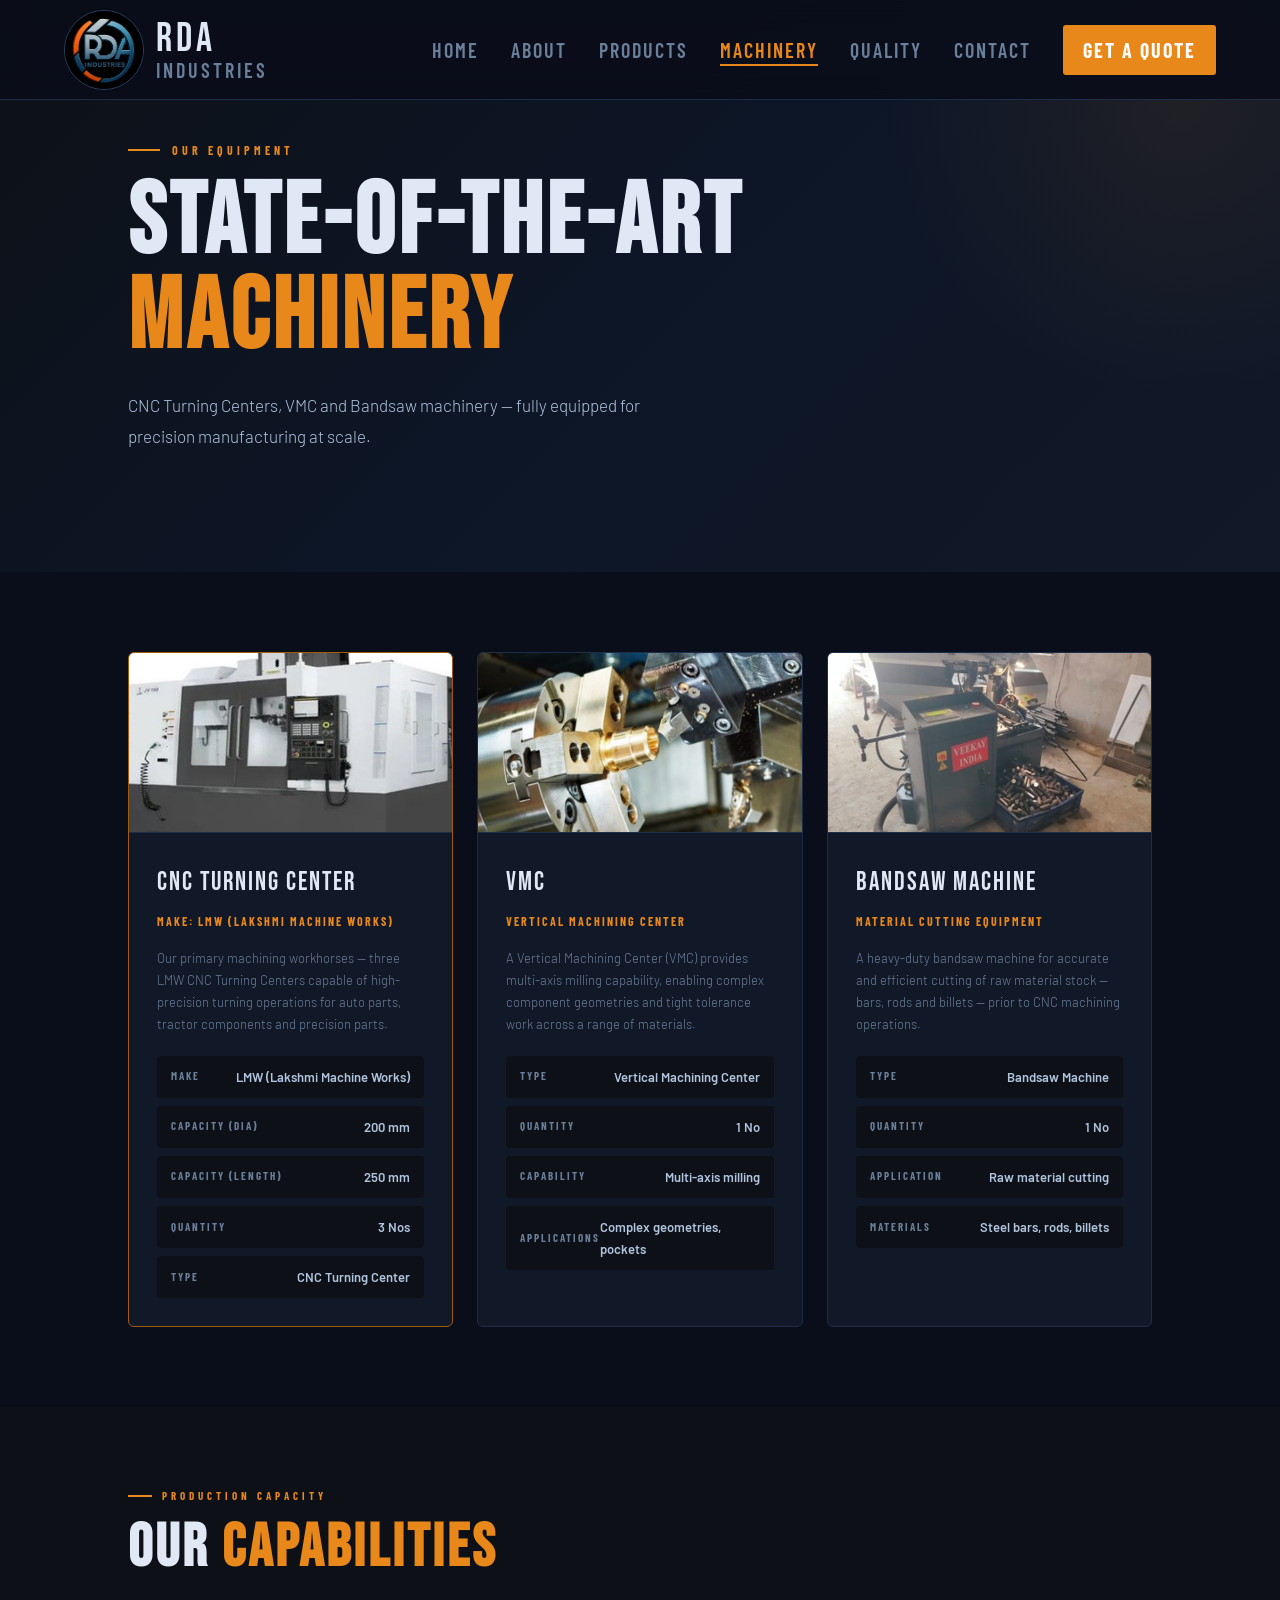
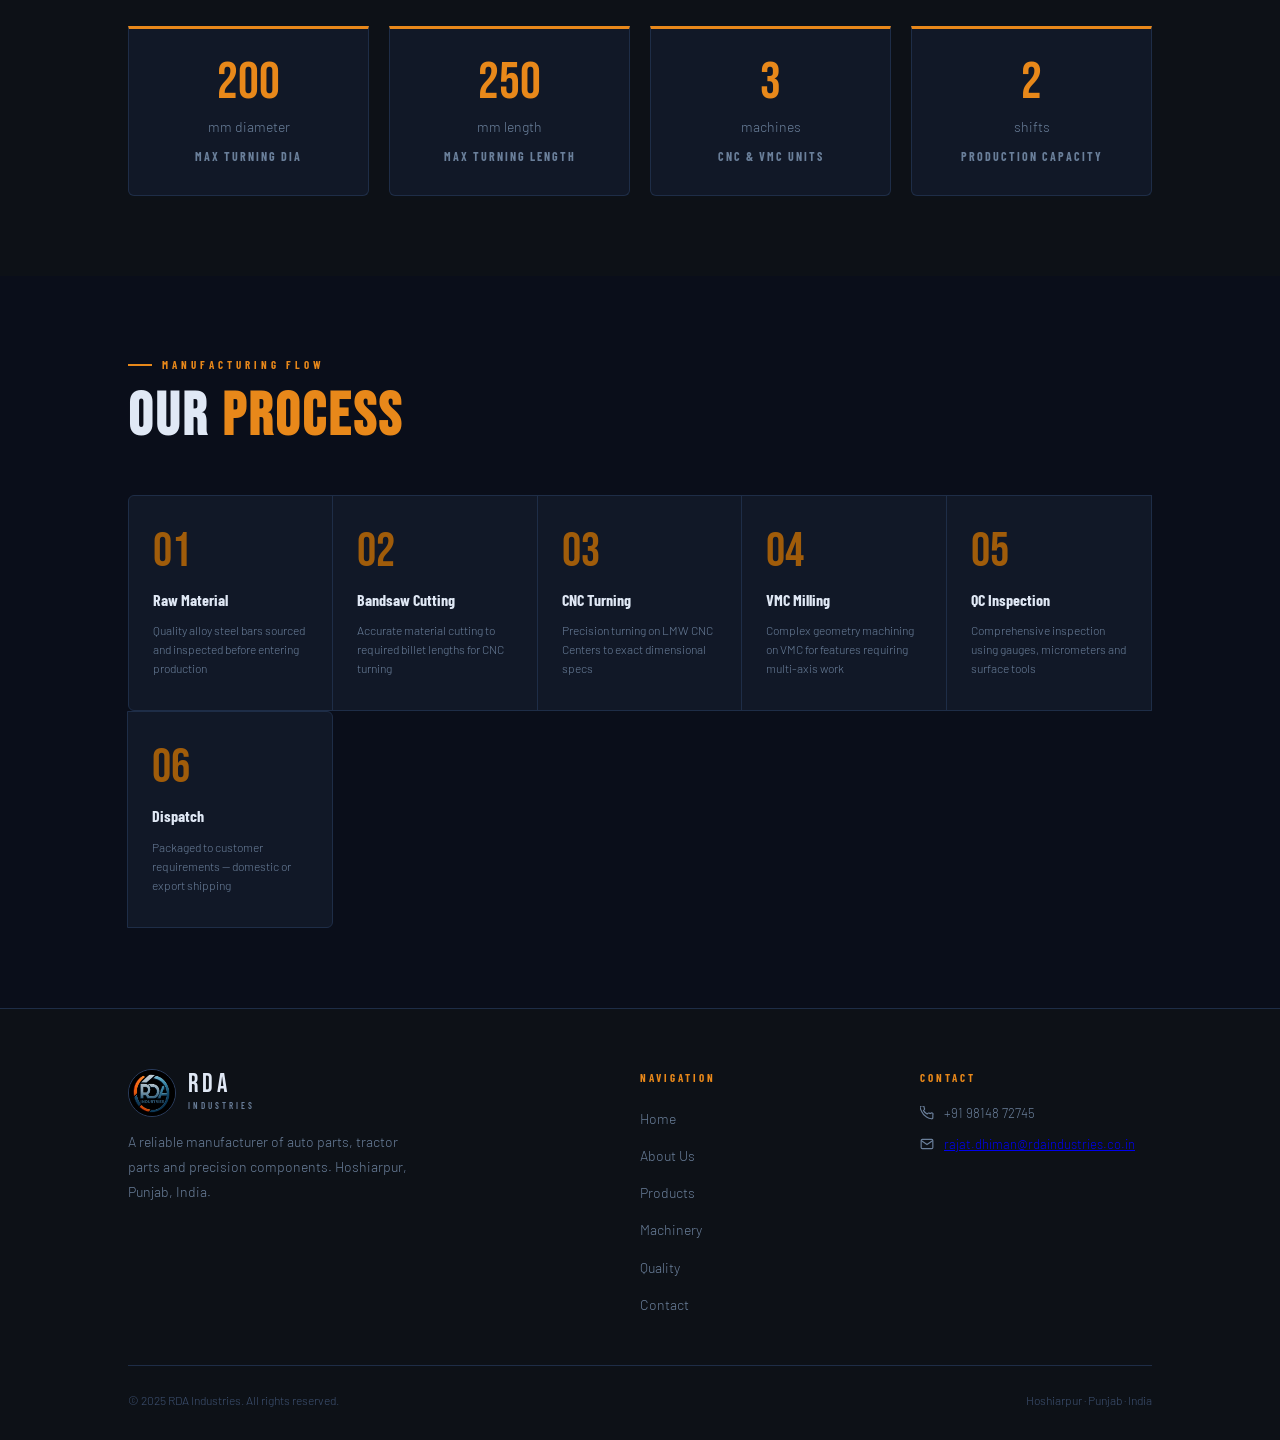
<file: machinery.html>
<!DOCTYPE html>
<html lang="en">
<head>
  <meta charset="UTF-8" />
  <meta name="viewport" content="width=device-width, initial-scale=1.0" />
  <title>Machinery — RDA Industries</title>
  <link rel="icon" type="image/x-icon" href="rda-logo.jpeg" />
  <link rel="stylesheet" href="style.css" />
  <style>
    .machine-hero-grid {
      display: grid;
      grid-template-columns: repeat(auto-fit, minmax(300px, 1fr));
      gap: 24px;
      padding: 80px 10%;
    }
    .machine-card {
      background: var(--bg-card);
      border: 1px solid var(--border);
      border-radius: 6px;
      overflow: hidden;
      transition: transform 0.3s, border-color 0.3s;
    }
    .machine-card:hover { transform: translateY(-6px); border-color: var(--amber-dim); }
    .machine-card.featured { border-color: var(--amber-dim); }

    .machine-banner {
      height: 180px;
      background: var(--bg-card2);
      display: flex; flex-direction: column;
      align-items: center; justify-content: center;
      border-bottom: 1px solid var(--border);
      position: relative; overflow: hidden;
    }
    .machine-banner::before {
      content: ''; position: absolute; inset: 0;
      background: linear-gradient(135deg, rgba(232,136,26,0.05) 0%, transparent 60%);
    }
    .machine-banner-icon { font-size: 56px; z-index: 1; }
    .machine-count-badge {
      position: absolute; top: 12px; right: 12px;
      background: var(--amber);
      color: #fff;
      font-family: 'Barlow Condensed', sans-serif;
      font-size: 11px; font-weight: 700;
      letter-spacing: 2px; text-transform: uppercase;
      padding: 4px 12px; border-radius: 2px;
    }
    .machine-body { padding: 28px; }
    .machine-name {
      font-family: 'Bebas Neue', sans-serif;
      font-size: 26px; letter-spacing: 2px;
      color: var(--text-main); margin-bottom: 6px;
    }
    .machine-make {
      font-family: 'Barlow Condensed', sans-serif;
      font-size: 12px; font-weight: 700;
      letter-spacing: 2px; text-transform: uppercase;
      color: var(--amber); margin-bottom: 16px;
    }
    .machine-desc { font-size: 13px; color: var(--text-muted); line-height: 1.7; margin-bottom: 20px; }
    .spec-list { display: flex; flex-direction: column; gap: 8px; }
    .spec-row {
      display: flex; justify-content: space-between; align-items: center;
      padding: 10px 14px;
      background: var(--bg-dark);
      border-radius: 4px;
      font-size: 13px;
    }
    .spec-key {
      font-family: 'Barlow Condensed', sans-serif;
      font-size: 11px; font-weight: 700;
      letter-spacing: 2px; text-transform: uppercase;
      color: var(--text-muted);
    }
    .spec-val { color: var(--steel-lt); font-weight: 600; }

    /* CAPACITY SECTION */
    .capacity-section { padding: 80px 10%; background: var(--bg-dark); }
    .cap-grid { display: grid; grid-template-columns: repeat(auto-fit, minmax(200px, 1fr)); gap: 20px; margin-top: 48px; }
    .cap-card {
      background: var(--bg-card);
      border: 1px solid var(--border);
      border-top: 3px solid var(--amber);
      border-radius: 0 0 6px 6px;
      padding: 28px 24px;
      text-align: center;
    }
    .cap-num {
      font-family: 'Bebas Neue', sans-serif;
      font-size: 52px; color: var(--amber); line-height: 1; margin-bottom: 6px;
    }
    .cap-unit { font-size: 14px; color: var(--text-muted); font-weight: 300; }
    .cap-label {
      font-family: 'Barlow Condensed', sans-serif;
      font-size: 12px; font-weight: 700; letter-spacing: 2px;
      text-transform: uppercase; color: var(--text-muted);
      margin-top: 8px;
    }

    /* PROCESS */
    .process-section { padding: 80px 10%; }
    .process-steps { display: grid; grid-template-columns: repeat(auto-fit, minmax(200px, 1fr)); gap: 0; margin-top: 48px; position: relative; }
    .process-step {
      padding: 32px 24px;
      background: var(--bg-card);
      border: 1px solid var(--border);
      margin-left: -1px;
      position: relative;
    }
    .process-step:first-child { margin-left: 0; border-radius: 6px 0 0 6px; }
    .process-step:last-child { border-radius: 0 6px 6px 0; }
    .step-num {
      font-family: 'Bebas Neue', sans-serif;
      font-size: 48px; color: var(--amber-dim); line-height: 1; margin-bottom: 10px;
    }
    .step-title {
      font-family: 'Barlow Condensed', sans-serif;
      font-size: 16px; font-weight: 700; color: var(--text-main); margin-bottom: 8px;
    }
    .step-text { font-size: 12px; color: var(--text-muted); line-height: 1.6; }

    @media(max-width:768px) {
      .process-steps { grid-template-columns: 1fr; }
      .process-step { margin-left: 0; border-radius: 0; margin-top: -1px; }
      .process-step:first-child { border-radius: 6px 6px 0 0; margin-top: 0; }
      .process-step:last-child { border-radius: 0 0 6px 6px; }
    }
  </style>
</head>
<body>

<nav id="navbar">
  <a class="nav-logo" href="index.html">
    <img class="nav-logo-img" src="rda-logo.jpeg" alt="RDA Industries Logo" />
    <div class="nav-logo-text">
      <div class="nav-logo-name">RDA</div>
      <div class="nav-logo-sub">Industries</div>
    </div>
  </a>
  <ul class="nav-links" id="navLinks">
    <li><a href="index.html">Home</a></li>
    <li><a href="about.html">About</a></li>
    <li><a href="products.html">Products</a></li>
    <li><a href="machinery.html" class="active">Machinery</a></li>
    <li><a href="quality.html">Quality</a></li>
    <li><a href="contact.html">Contact</a></li>
  </ul>
  <a href="contact.html" class="nav-cta">Get a Quote</a>
  <div class="hamburger" onclick="toggleNav()"><span></span><span></span><span></span></div>
</nav>

<div class="page-hero">
  <div class="hero-eyebrow">Our Equipment</div>
  <h1 class="hero-title">State-of-the-Art<br><em>Machinery</em></h1>
  <p class="hero-sub">CNC Turning Centers, VMC and Bandsaw machinery — fully equipped for precision manufacturing at scale.</p>
</div>

<!-- MACHINES -->
<div class="machine-hero-grid">

  <div class="machine-card featured">
    <div class="machine-banner">
      <div class="machine-banner-icon"><img src="lmw-machine.jpg" alt="LMW CNC Turning Center" style="height: 100%; width: 100%; object-fit: cover;"></div>
      <div class="machine-count-badge">3 Units</div>
    </div>
    <div class="machine-body">
      <div class="machine-name">CNC Turning Center</div>
      <div class="machine-make">Make: LMW (Lakshmi Machine Works)</div>
      <p class="machine-desc">Our primary machining workhorses — three LMW CNC Turning Centers capable of high-precision turning operations for auto parts, tractor components and precision parts.</p>
      <div class="spec-list">
        <div class="spec-row">
          <span class="spec-key">Make</span>
          <span class="spec-val">LMW (Lakshmi Machine Works)</span>
        </div>
        <div class="spec-row">
          <span class="spec-key">Capacity (Dia)</span>
          <span class="spec-val">200 mm</span>
        </div>
        <div class="spec-row">
          <span class="spec-key">Capacity (Length)</span>
          <span class="spec-val">250 mm</span>
        </div>
        <div class="spec-row">
          <span class="spec-key">Quantity</span>
          <span class="spec-val">3 Nos</span>
        </div>
        <div class="spec-row">
          <span class="spec-key">Type</span>
          <span class="spec-val">CNC Turning Center</span>
        </div>
      </div>
    </div>
  </div>

  <div class="machine-card">
    <div class="machine-banner">
      <div class="machine-banner-icon"><img src="machinery-cnc.jpg" alt="VMC Vertical Machining Center" style="height: 100%; width: 100%; object-fit: cover;"></div>
      <div class="machine-count-badge">1 Unit</div>
    </div>
    <div class="machine-body">
      <div class="machine-name">VMC</div>
      <div class="machine-make">Vertical Machining Center</div>
      <p class="machine-desc">A Vertical Machining Center (VMC) provides multi-axis milling capability, enabling complex component geometries and tight tolerance work across a range of materials.</p>
      <div class="spec-list">
        <div class="spec-row">
          <span class="spec-key">Type</span>
          <span class="spec-val">Vertical Machining Center</span>
        </div>
        <div class="spec-row">
          <span class="spec-key">Quantity</span>
          <span class="spec-val">1 No</span>
        </div>
        <div class="spec-row">
          <span class="spec-key">Capability</span>
          <span class="spec-val">Multi-axis milling</span>
        </div>
        <div class="spec-row">
          <span class="spec-key">Applications</span>
          <span class="spec-val">Complex geometries, pockets</span>
        </div>
      </div>
    </div>
  </div>

  <div class="machine-card">
    <div class="machine-banner">
      <div class="machine-banner-icon"><img src="bandsaw-machine.jpg" alt="Bandsaw Machine" style="height: 100%; width: 100%; object-fit: contain;"></div>
      <div class="machine-count-badge">1 Unit</div>
    </div>
    <div class="machine-body">
      <div class="machine-name">Bandsaw Machine</div>
      <div class="machine-make">Material Cutting Equipment</div>
      <p class="machine-desc">A heavy-duty bandsaw machine for accurate and efficient cutting of raw material stock — bars, rods and billets — prior to CNC machining operations.</p>
      <div class="spec-list">
        <div class="spec-row">
          <span class="spec-key">Type</span>
          <span class="spec-val">Bandsaw Machine</span>
        </div>
        <div class="spec-row">
          <span class="spec-key">Quantity</span>
          <span class="spec-val">1 No</span>
        </div>
        <div class="spec-row">
          <span class="spec-key">Application</span>
          <span class="spec-val">Raw material cutting</span>
        </div>
        <div class="spec-row">
          <span class="spec-key">Materials</span>
          <span class="spec-val">Steel bars, rods, billets</span>
        </div>
      </div>
    </div>
  </div>

</div>

<!-- CAPACITY -->
<div class="capacity-section">
  <div class="section-label">Production Capacity</div>
  <h2 class="section-title">Our <em>Capabilities</em></h2>
  <div class="cap-grid">
    <div class="cap-card">
      <div class="cap-num">200</div>
      <div class="cap-unit">mm diameter</div>
      <div class="cap-label">Max Turning Dia</div>
    </div>
    <div class="cap-card">
      <div class="cap-num">250</div>
      <div class="cap-unit">mm length</div>
      <div class="cap-label">Max Turning Length</div>
    </div>
    <div class="cap-card">
      <div class="cap-num">3</div>
      <div class="cap-unit">machines</div>
      <div class="cap-label">CNC & VMC Units</div>
    </div>
    <div class="cap-card">
      <div class="cap-num">2</div>
      <div class="cap-unit">shifts</div>
      <div class="cap-label">Production Capacity</div>
    </div>
  </div>
</div>

<!-- PROCESS -->
<div class="process-section">
  <div class="section-label">Manufacturing Flow</div>
  <h2 class="section-title">Our <em>Process</em></h2>
  <div class="process-steps">
    <div class="process-step">
      <div class="step-num">01</div>
      <div class="step-title">Raw Material</div>
      <div class="step-text">Quality alloy steel bars sourced and inspected before entering production</div>
    </div>
    <div class="process-step">
      <div class="step-num">02</div>
      <div class="step-title">Bandsaw Cutting</div>
      <div class="step-text">Accurate material cutting to required billet lengths for CNC turning</div>
    </div>
    <div class="process-step">
      <div class="step-num">03</div>
      <div class="step-title">CNC Turning</div>
      <div class="step-text">Precision turning on LMW CNC Centers to exact dimensional specs</div>
    </div>
    <div class="process-step">
      <div class="step-num">04</div>
      <div class="step-title">VMC Milling</div>
      <div class="step-text">Complex geometry machining on VMC for features requiring multi-axis work</div>
    </div>
    <div class="process-step">
      <div class="step-num">05</div>
      <div class="step-title">QC Inspection</div>
      <div class="step-text">Comprehensive inspection using gauges, micrometers and surface tools</div>
    </div>
    <div class="process-step">
      <div class="step-num">06</div>
      <div class="step-title">Dispatch</div>
      <div class="step-text">Packaged to customer requirements — domestic or export shipping</div>
    </div>
  </div>
</div>

<footer>
  <div class="footer-grid">
    <div>
      <div class="footer-logo" style="display:flex;align-items:center;gap:12px;margin-bottom:12px;">
        <img src="rda-logo.jpeg" alt="RDA Logo" style="width:48px;height:48px;border-radius:50%;border:1px solid #2a3d5e;object-fit:cover;" />
        <div>
          <div style="font-family:Bebas Neue,sans-serif;font-size:26px;letter-spacing:4px;color:#e0e8f5;line-height:1;">RDA</div>
          <div style="font-family:Barlow Condensed,sans-serif;font-size:9px;letter-spacing:3px;color:#6a7f9a;font-weight:600;text-transform:uppercase;">Industries</div>
        </div>
      </div>
      <p class="footer-desc">A reliable manufacturer of auto parts, tractor parts and precision components. Hoshiarpur, Punjab, India.</p>
    </div>
    <div>
      <div class="footer-heading">Navigation</div>
      <ul class="footer-links">
        <li><a href="index.html">Home</a></li>
        <li><a href="about.html">About Us</a></li>
        <li><a href="products.html">Products</a></li>
        <li><a href="machinery.html">Machinery</a></li>
        <li><a href="quality.html">Quality</a></li>
        <li><a href="contact.html">Contact</a></li>
      </ul>
    </div>
    <div>
      <div class="footer-heading">Contact</div>
      <div class="footer-contact-item">
        <svg width="14" height="14" viewBox="0 0 24 24" fill="none" stroke="currentColor" stroke-width="2"><path d="M22 16.92v3a2 2 0 01-2.18 2 19.79 19.79 0 01-8.63-3.07A19.5 19.5 0 013.07 9.81 19.79 19.79 0 01.01 1.18 2 2 0 012 .02h3a2 2 0 012 1.72 12.84 12.84 0 00.7 2.81 2 2 0 01-.45 2.11L6.09 7.91a16 16 0 006 6l1.27-1.27a2 2 0 012.11-.45 12.84 12.84 0 002.81.7A2 2 0 0122 14.92z"/></svg>
        +91 98148 72745
      </div>
      <div class="footer-contact-item">
        <svg width="14" height="14" viewBox="0 0 24 24" fill="none" stroke="currentColor" stroke-width="2"><path d="M4 4h16c1.1 0 2 .9 2 2v12c0 1.1-.9 2-2 2H4c-1.1 0-2-.9-2-2V6c0-1.1.9-2 2-2z"/><polyline points="22,6 12,13 2,6"/></svg>
        <a href="mailto:rajat.dhiman@rdaindustries.co.in">rajat.dhiman@rdaindustries.co.in</a>
      </div>
    </div>
  </div>
  <div class="footer-bottom">
    <span>© 2025 RDA Industries. All rights reserved.</span>
    <span>Hoshiarpur · Punjab · India</span>
  </div>
</footer>

<script>
  function toggleNav() { document.getElementById('navLinks').classList.toggle('open'); }
  window.addEventListener('scroll', () => {
    document.getElementById('navbar').style.background =
      window.scrollY > 20 ? 'rgba(10,14,26,0.98)' : 'rgba(10,14,26,0.92)';
  });
</script>
</body>
</html>
</file>
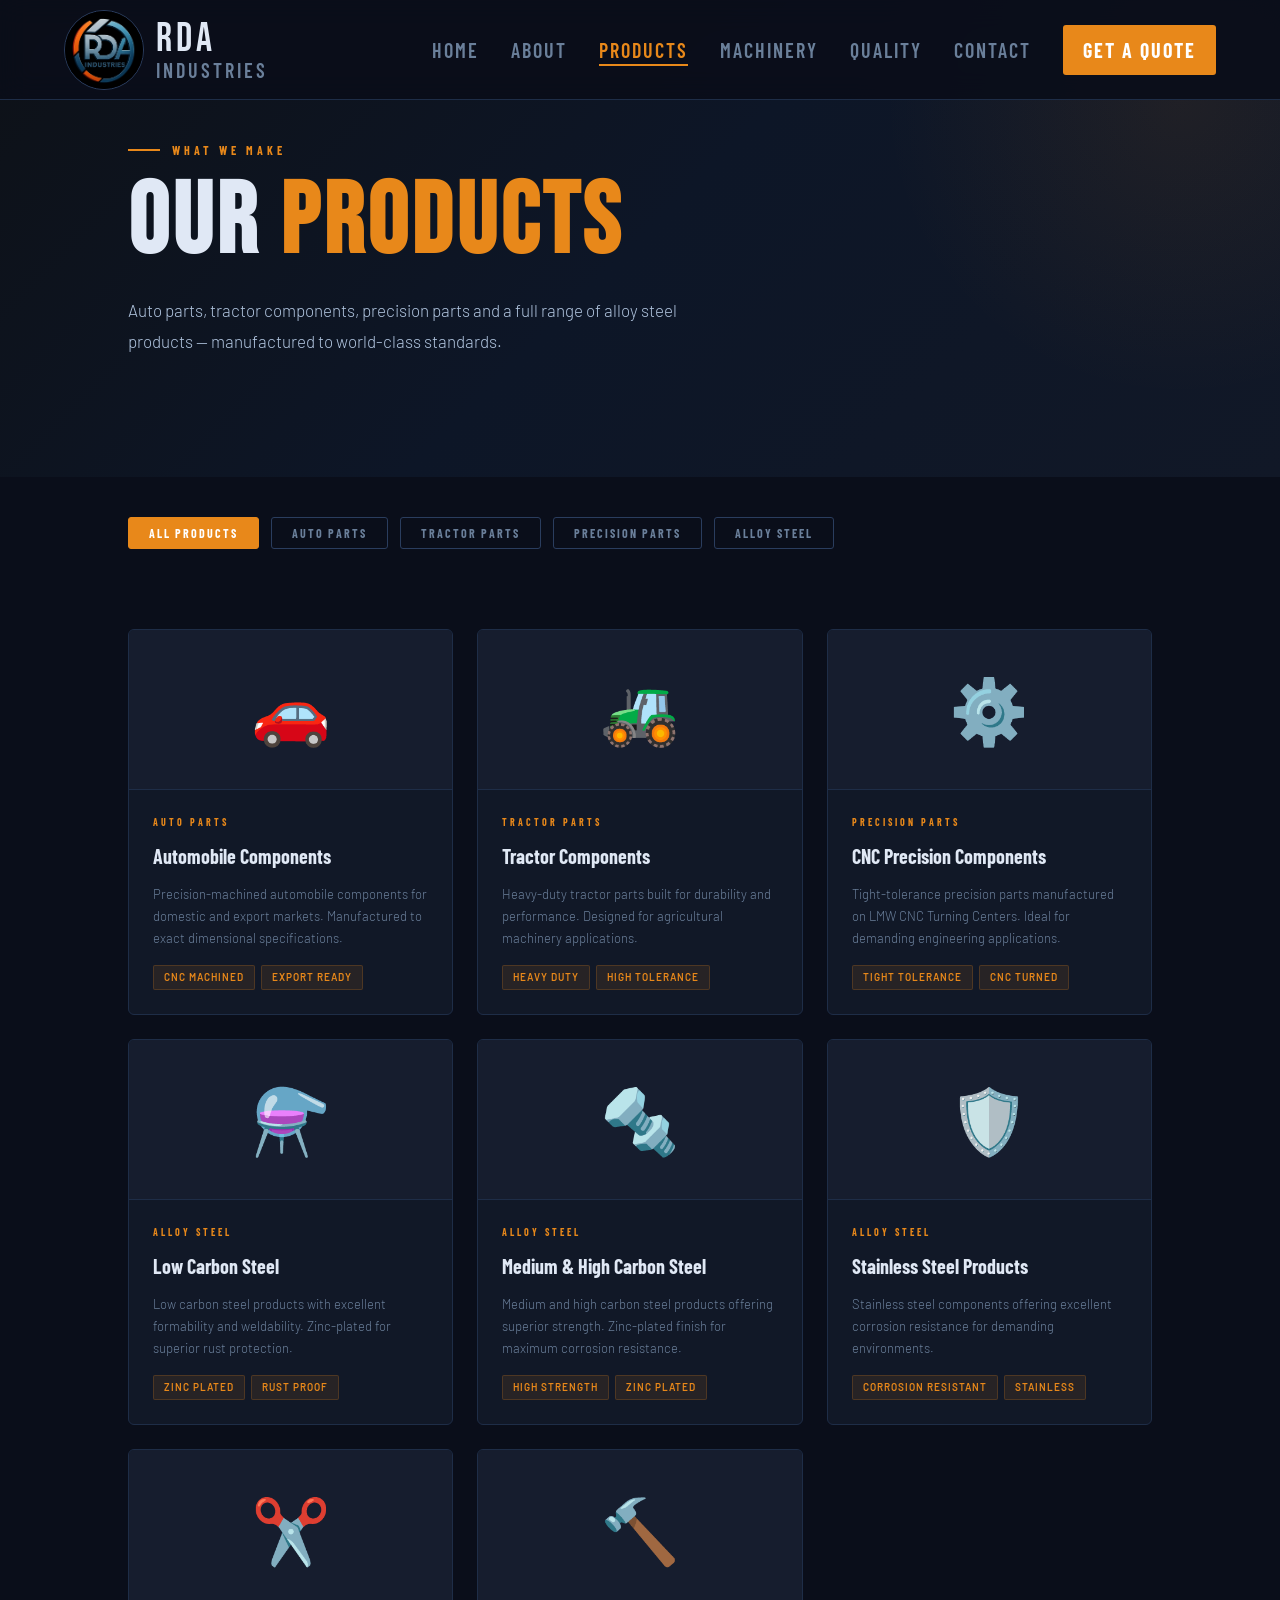
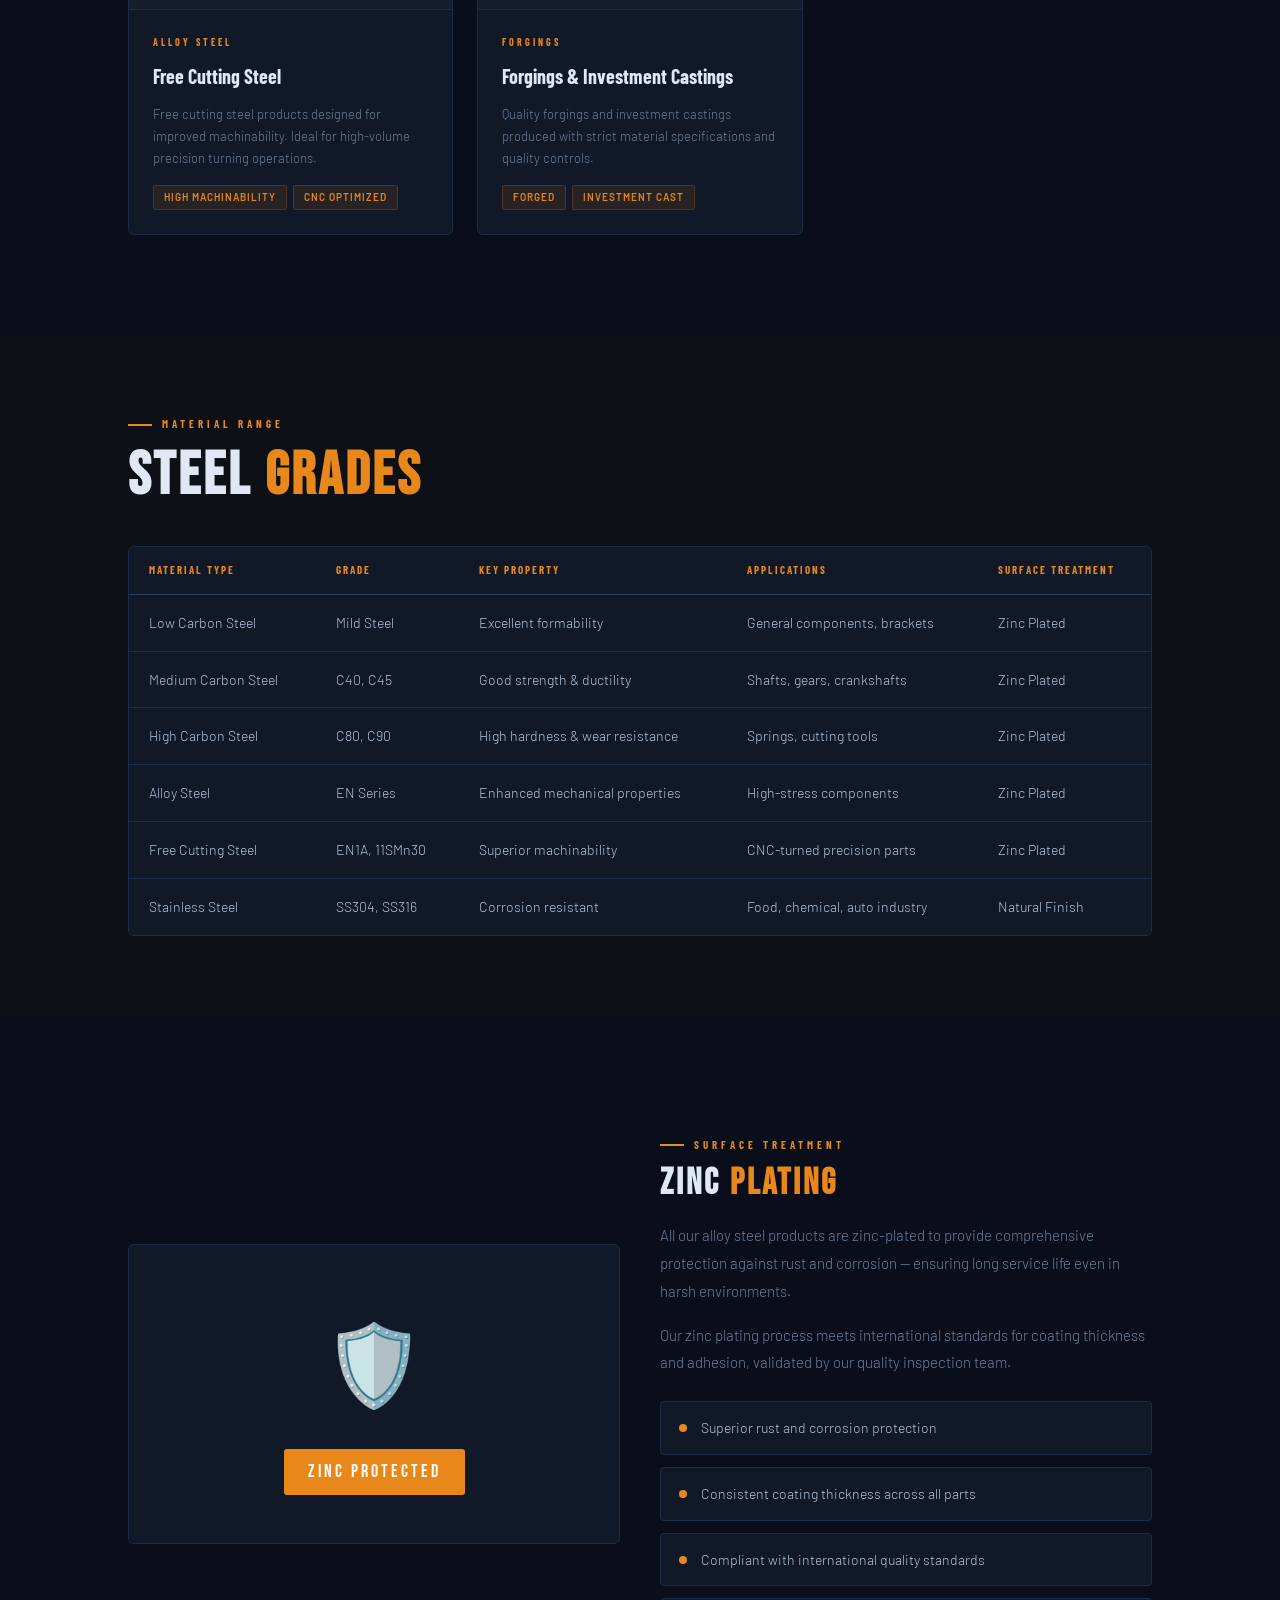
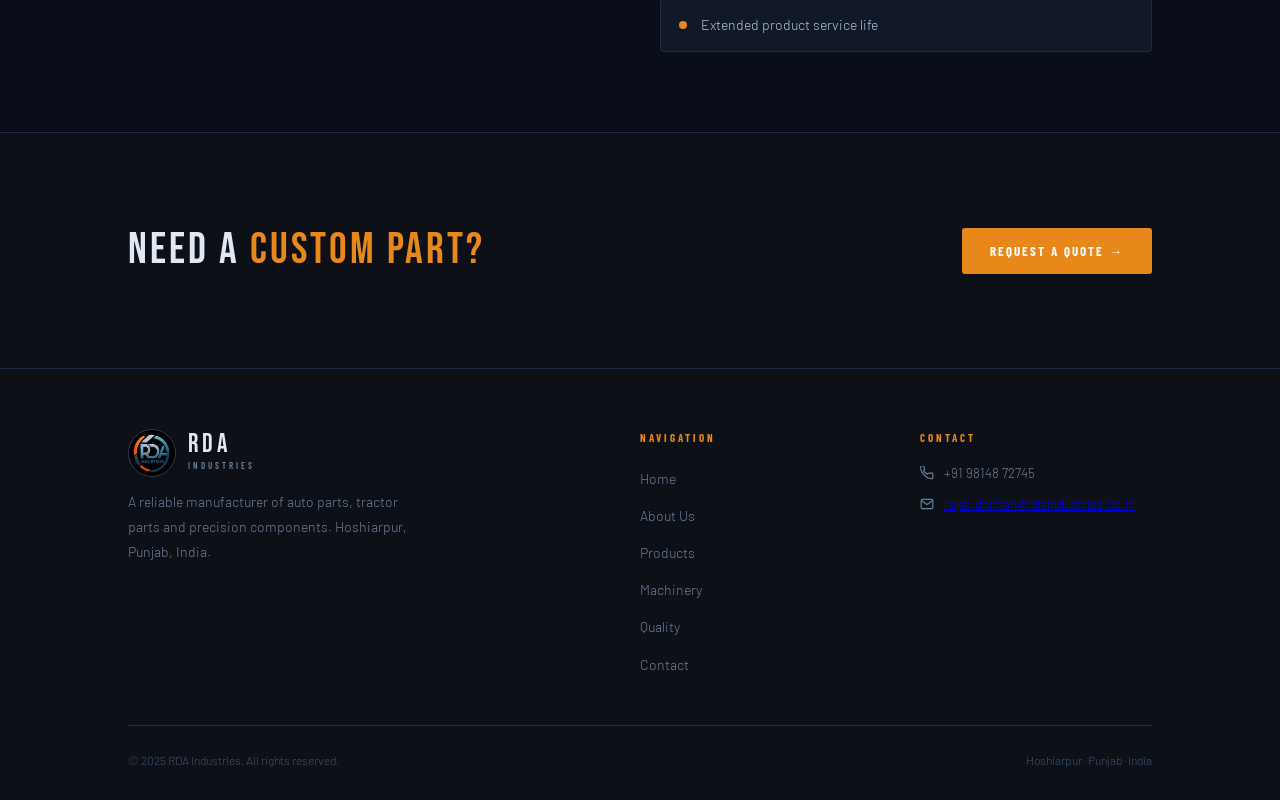
<file: products.html>
<!DOCTYPE html>
<html lang="en">
<head>
  <meta charset="UTF-8" />
  <meta name="viewport" content="width=device-width, initial-scale=1.0" />
  <title>Products — RDA Industries</title>
  <link rel="icon" type="image/x-icon" href="rda-logo.jpeg" />
  <link rel="stylesheet" href="style.css" />
  <style>
    .filter-bar {
      display: flex; gap: 12px; flex-wrap: wrap;
      padding: 40px 10% 0;
    }
    .filter-btn {
      font-family: 'Barlow Condensed', sans-serif;
      font-size: 12px; font-weight: 700;
      letter-spacing: 2px; text-transform: uppercase;
      padding: 8px 20px;
      border-radius: 3px;
      border: 1px solid var(--border-lt);
      background: transparent; color: var(--text-muted);
      cursor: pointer; transition: 0.2s;
    }
    .filter-btn:hover, .filter-btn.active {
      background: var(--amber); border-color: var(--amber); color: #fff;
    }

    .products-section { padding: 40px 10% 100px; }
    .products-full-grid {
      display: grid;
      grid-template-columns: repeat(auto-fill, minmax(280px, 1fr));
      gap: 24px;
      margin-top: 40px;
    }
    .product-full-card {
      background: var(--bg-card);
      border: 1px solid var(--border);
      border-radius: 6px;
      overflow: hidden;
      transition: transform 0.3s, border-color 0.3s;
    }
    .product-full-card:hover { transform: translateY(-6px); border-color: var(--amber-dim); }

    .product-img-zone {
      height: 160px;
      background: var(--bg-card2);
      display: flex; align-items: center; justify-content: center;
      font-size: 64px;
      border-bottom: 1px solid var(--border);
      position: relative;
      overflow: hidden;
    }
    .product-img-zone::after {
      content: '';
      position: absolute; bottom: 0; left: 0; right: 0; height: 2px;
      background: var(--amber); transform: scaleX(0);
      transition: transform 0.3s; transform-origin: left;
    }
    .product-full-card:hover .product-img-zone::after { transform: scaleX(1); }

    .product-body { padding: 24px; }
    .product-cat {
      font-family: 'Barlow Condensed', sans-serif;
      font-size: 10px; font-weight: 700;
      letter-spacing: 3px; text-transform: uppercase;
      color: var(--amber); margin-bottom: 8px;
    }
    .product-title {
      font-family: 'Barlow Condensed', sans-serif;
      font-size: 20px; font-weight: 700; color: var(--text-main);
      margin-bottom: 10px;
    }
    .product-desc { font-size: 13px; color: var(--text-muted); line-height: 1.7; margin-bottom: 16px; }
    .product-tags { display: flex; flex-wrap: wrap; gap: 6px; }
    .product-tag {
      font-size: 10px; font-weight: 600; letter-spacing: 1px;
      padding: 3px 10px; border-radius: 2px;
      background: rgba(232,136,26,0.1); color: var(--amber);
      border: 1px solid rgba(232,136,26,0.2);
      text-transform: uppercase;
    }

    /* MATERIAL TABLE SECTION */
    .material-section { padding: 80px 10%; background: var(--bg-dark); }
    .table-wrapper {
      background: var(--bg-card);
      border: 1px solid var(--border);
      border-radius: 6px;
      overflow: hidden;
      margin-top: 40px;
    }

    /* PLATING SECTION */
    .plating-section { padding: 80px 10%; }
    .plating-grid { display: grid; grid-template-columns: 1fr 1fr; gap: 40px; align-items: center; margin-top: 40px; }
    @media(max-width:768px){ .plating-grid { grid-template-columns:1fr; } }
    .plating-visual {
      background: var(--bg-card);
      border: 1px solid var(--border);
      border-radius: 6px;
      padding: 48px;
      text-align: center;
    }
    .plating-icon { font-size: 80px; margin-bottom: 20px; }
    .plating-badge {
      display: inline-block;
      background: var(--amber);
      color: #fff;
      font-family: 'Bebas Neue', sans-serif;
      font-size: 18px; letter-spacing: 3px;
      padding: 8px 24px; border-radius: 3px;
    }
    .plating-content p { font-size: 15px; color: var(--text-muted); line-height: 1.85; margin-bottom: 16px; }
    .plating-features { display: flex; flex-direction: column; gap: 12px; margin-top: 24px; }
    .plating-feat {
      display: flex; align-items: center; gap: 14px;
      background: var(--bg-card);
      border: 1px solid var(--border);
      border-radius: 4px;
      padding: 14px 18px;
      font-size: 14px; color: var(--steel-lt);
    }
    .plating-feat-dot { width: 8px; height: 8px; background: var(--amber); border-radius: 50%; flex-shrink: 0; }

    /* CTA */
    .product-cta { padding: 80px 10%; background: var(--bg-dark); border-top: 1px solid var(--border); display: flex; align-items: center; justify-content: space-between; flex-wrap: wrap; gap: 32px; }
    .product-cta-text { font-family: 'Bebas Neue', sans-serif; font-size: clamp(26px,4vw,44px); letter-spacing: 3px; }
    .product-cta-text em { color: var(--amber); font-style: normal; }
  </style>
</head>
<body>

<nav id="navbar">
  <a class="nav-logo" href="index.html">
    <img class="nav-logo-img" src="rda-logo.jpeg" alt="RDA Industries Logo" />
    <div class="nav-logo-text">
      <div class="nav-logo-name">RDA</div>
      <div class="nav-logo-sub">Industries</div>
    </div>
  </a>
  <ul class="nav-links" id="navLinks">
    <li><a href="index.html">Home</a></li>
    <li><a href="about.html">About</a></li>
    <li><a href="products.html" class="active">Products</a></li>
    <li><a href="machinery.html">Machinery</a></li>
    <li><a href="quality.html">Quality</a></li>
    <li><a href="contact.html">Contact</a></li>
  </ul>
  <a href="contact.html" class="nav-cta">Get a Quote</a>
  <div class="hamburger" onclick="toggleNav()"><span></span><span></span><span></span></div>
</nav>

<div class="page-hero">
  <div class="hero-eyebrow">What We Make</div>
  <h1 class="hero-title">Our <em>Products</em></h1>
  <p class="hero-sub">Auto parts, tractor components, precision parts and a full range of alloy steel products — manufactured to world-class standards.</p>
</div>

<!-- FILTER -->
<div class="filter-bar">
  <button class="filter-btn active" onclick="filterProducts('all', this)">All Products</button>
  <button class="filter-btn" onclick="filterProducts('auto', this)">Auto Parts</button>
  <button class="filter-btn" onclick="filterProducts('tractor', this)">Tractor Parts</button>
  <button class="filter-btn" onclick="filterProducts('precision', this)">Precision Parts</button>
  <button class="filter-btn" onclick="filterProducts('steel', this)">Alloy Steel</button>
</div>

<!-- PRODUCTS GRID -->
<div class="products-section">
  <div class="products-full-grid" id="productsGrid">

    <div class="product-full-card" data-cat="auto">
      <div class="product-img-zone">🚗</div>
      <div class="product-body">
        <div class="product-cat">Auto Parts</div>
        <div class="product-title">Automobile Components</div>
        <div class="product-desc">Precision-machined automobile components for domestic and export markets. Manufactured to exact dimensional specifications.</div>
        <div class="product-tags">
          <span class="product-tag">CNC Machined</span>
          <span class="product-tag">Export Ready</span>
        </div>
      </div>
    </div>

    <div class="product-full-card" data-cat="tractor">
      <div class="product-img-zone">🚜</div>
      <div class="product-body">
        <div class="product-cat">Tractor Parts</div>
        <div class="product-title">Tractor Components</div>
        <div class="product-desc">Heavy-duty tractor parts built for durability and performance. Designed for agricultural machinery applications.</div>
        <div class="product-tags">
          <span class="product-tag">Heavy Duty</span>
          <span class="product-tag">High Tolerance</span>
        </div>
      </div>
    </div>

    <div class="product-full-card" data-cat="precision">
      <div class="product-img-zone">⚙️</div>
      <div class="product-body">
        <div class="product-cat">Precision Parts</div>
        <div class="product-title">CNC Precision Components</div>
        <div class="product-desc">Tight-tolerance precision parts manufactured on LMW CNC Turning Centers. Ideal for demanding engineering applications.</div>
        <div class="product-tags">
          <span class="product-tag">Tight Tolerance</span>
          <span class="product-tag">CNC Turned</span>
        </div>
      </div>
    </div>

    <div class="product-full-card" data-cat="steel">
      <div class="product-img-zone">⚗️</div>
      <div class="product-body">
        <div class="product-cat">Alloy Steel</div>
        <div class="product-title">Low Carbon Steel</div>
        <div class="product-desc">Low carbon steel products with excellent formability and weldability. Zinc-plated for superior rust protection.</div>
        <div class="product-tags">
          <span class="product-tag">Zinc Plated</span>
          <span class="product-tag">Rust Proof</span>
        </div>
      </div>
    </div>

    <div class="product-full-card" data-cat="steel">
      <div class="product-img-zone">🔩</div>
      <div class="product-body">
        <div class="product-cat">Alloy Steel</div>
        <div class="product-title">Medium & High Carbon Steel</div>
        <div class="product-desc">Medium and high carbon steel products offering superior strength. Zinc-plated finish for maximum corrosion resistance.</div>
        <div class="product-tags">
          <span class="product-tag">High Strength</span>
          <span class="product-tag">Zinc Plated</span>
        </div>
      </div>
    </div>

    <div class="product-full-card" data-cat="steel">
      <div class="product-img-zone">🛡️</div>
      <div class="product-body">
        <div class="product-cat">Alloy Steel</div>
        <div class="product-title">Stainless Steel Products</div>
        <div class="product-desc">Stainless steel components offering excellent corrosion resistance for demanding environments.</div>
        <div class="product-tags">
          <span class="product-tag">Corrosion Resistant</span>
          <span class="product-tag">Stainless</span>
        </div>
      </div>
    </div>

    <div class="product-full-card" data-cat="steel">
      <div class="product-img-zone">✂️</div>
      <div class="product-body">
        <div class="product-cat">Alloy Steel</div>
        <div class="product-title">Free Cutting Steel</div>
        <div class="product-desc">Free cutting steel products designed for improved machinability. Ideal for high-volume precision turning operations.</div>
        <div class="product-tags">
          <span class="product-tag">High Machinability</span>
          <span class="product-tag">CNC Optimized</span>
        </div>
      </div>
    </div>

    <div class="product-full-card" data-cat="precision">
      <div class="product-img-zone">🔨</div>
      <div class="product-body">
        <div class="product-cat">Forgings</div>
        <div class="product-title">Forgings & Investment Castings</div>
        <div class="product-desc">Quality forgings and investment castings produced with strict material specifications and quality controls.</div>
        <div class="product-tags">
          <span class="product-tag">Forged</span>
          <span class="product-tag">Investment Cast</span>
        </div>
      </div>
    </div>

  </div>
</div>

<!-- MATERIAL TABLE -->
<div class="material-section">
  <div class="section-label">Material Range</div>
  <h2 class="section-title">Steel <em>Grades</em></h2>
  <div class="table-wrapper">
    <table>
      <thead>
        <tr>
          <th>Material Type</th>
          <th>Grade</th>
          <th>Key Property</th>
          <th>Applications</th>
          <th>Surface Treatment</th>
        </tr>
      </thead>
      <tbody>
        <tr>
          <td>Low Carbon Steel</td>
          <td>Mild Steel</td>
          <td>Excellent formability</td>
          <td>General components, brackets</td>
          <td>Zinc Plated</td>
        </tr>
        <tr>
          <td>Medium Carbon Steel</td>
          <td>C40, C45</td>
          <td>Good strength & ductility</td>
          <td>Shafts, gears, crankshafts</td>
          <td>Zinc Plated</td>
        </tr>
        <tr>
          <td>High Carbon Steel</td>
          <td>C80, C90</td>
          <td>High hardness & wear resistance</td>
          <td>Springs, cutting tools</td>
          <td>Zinc Plated</td>
        </tr>
        <tr>
          <td>Alloy Steel</td>
          <td>EN Series</td>
          <td>Enhanced mechanical properties</td>
          <td>High-stress components</td>
          <td>Zinc Plated</td>
        </tr>
        <tr>
          <td>Free Cutting Steel</td>
          <td>EN1A, 11SMn30</td>
          <td>Superior machinability</td>
          <td>CNC-turned precision parts</td>
          <td>Zinc Plated</td>
        </tr>
        <tr>
          <td>Stainless Steel</td>
          <td>SS304, SS316</td>
          <td>Corrosion resistant</td>
          <td>Food, chemical, auto industry</td>
          <td>Natural Finish</td>
        </tr>
      </tbody>
    </table>
  </div>
</div>

<!-- ZINC PLATING -->
<div class="plating-section">
  <div class="plating-grid">
    <div class="plating-visual">
      <div class="plating-icon">🛡️</div>
      <div class="plating-badge">ZINC PROTECTED</div>
    </div>
    <div class="plating-content">
      <div class="section-label">Surface Treatment</div>
      <h2 class="section-title" style="font-size:36px;">Zinc <em>Plating</em></h2>
      <p>All our alloy steel products are zinc-plated to provide comprehensive protection against rust and corrosion — ensuring long service life even in harsh environments.</p>
      <p>Our zinc plating process meets international standards for coating thickness and adhesion, validated by our quality inspection team.</p>
      <div class="plating-features">
        <div class="plating-feat"><div class="plating-feat-dot"></div>Superior rust and corrosion protection</div>
        <div class="plating-feat"><div class="plating-feat-dot"></div>Consistent coating thickness across all parts</div>
        <div class="plating-feat"><div class="plating-feat-dot"></div>Compliant with international quality standards</div>
        <div class="plating-feat"><div class="plating-feat-dot"></div>Extended product service life</div>
      </div>
    </div>
  </div>
</div>

<!-- CTA -->
<div class="product-cta">
  <div class="product-cta-text">Need a <em>Custom Part?</em></div>
  <a href="contact.html" class="btn btn-amber">Request a Quote →</a>
</div>

<footer>
  <div class="footer-grid">
    <div>
      <div class="footer-logo" style="display:flex;align-items:center;gap:12px;margin-bottom:12px;">
        <img src="rda-logo.jpeg" alt="RDA Logo" style="width:48px;height:48px;border-radius:50%;border:1px solid #2a3d5e;object-fit:cover;" />
        <div>
          <div style="font-family:Bebas Neue,sans-serif;font-size:26px;letter-spacing:4px;color:#e0e8f5;line-height:1;">RDA</div>
          <div style="font-family:Barlow Condensed,sans-serif;font-size:9px;letter-spacing:3px;color:#6a7f9a;font-weight:600;text-transform:uppercase;">Industries</div>
        </div>
      </div>
      <p class="footer-desc">A reliable manufacturer of auto parts, tractor parts and precision components. Hoshiarpur, Punjab, India.</p>
    </div>
    <div>
      <div class="footer-heading">Navigation</div>
      <ul class="footer-links">
        <li><a href="index.html">Home</a></li>
        <li><a href="about.html">About Us</a></li>
        <li><a href="products.html">Products</a></li>
        <li><a href="machinery.html">Machinery</a></li>
        <li><a href="quality.html">Quality</a></li>
        <li><a href="contact.html">Contact</a></li>
      </ul>
    </div>
    <div>
      <div class="footer-heading">Contact</div>
      <div class="footer-contact-item">
        <svg width="14" height="14" viewBox="0 0 24 24" fill="none" stroke="currentColor" stroke-width="2"><path d="M22 16.92v3a2 2 0 01-2.18 2 19.79 19.79 0 01-8.63-3.07A19.5 19.5 0 013.07 9.81 19.79 19.79 0 01.01 1.18 2 2 0 012 .02h3a2 2 0 012 1.72 12.84 12.84 0 00.7 2.81 2 2 0 01-.45 2.11L6.09 7.91a16 16 0 006 6l1.27-1.27a2 2 0 012.11-.45 12.84 12.84 0 002.81.7A2 2 0 0122 14.92z"/></svg>
        +91 98148 72745
      </div>
      <div class="footer-contact-item">
        <svg width="14" height="14" viewBox="0 0 24 24" fill="none" stroke="currentColor" stroke-width="2"><path d="M4 4h16c1.1 0 2 .9 2 2v12c0 1.1-.9 2-2 2H4c-1.1 0-2-.9-2-2V6c0-1.1.9-2 2-2z"/><polyline points="22,6 12,13 2,6"/></svg>
        <a href="mailto:rajat.dhiman@rdaindustries.co.in">rajat.dhiman@rdaindustries.co.in</a>
      </div>
    </div>
  </div>
  <div class="footer-bottom">
    <span>© 2025 RDA Industries. All rights reserved.</span>
    <span>Hoshiarpur · Punjab · India</span>
  </div>
</footer>

<script>
  function toggleNav() { document.getElementById('navLinks').classList.toggle('open'); }
  window.addEventListener('scroll', () => {
    document.getElementById('navbar').style.background =
      window.scrollY > 20 ? 'rgba(10,14,26,0.98)' : 'rgba(10,14,26,0.92)';
  });
  function filterProducts(cat, btn) {
    document.querySelectorAll('.filter-btn').forEach(b => b.classList.remove('active'));
    btn.classList.add('active');
    document.querySelectorAll('.product-full-card').forEach(card => {
      const show = cat === 'all' || card.dataset.cat === cat;
      card.style.display = show ? 'block' : 'none';
    });
  }
</script>
</body>
</html>
</file>
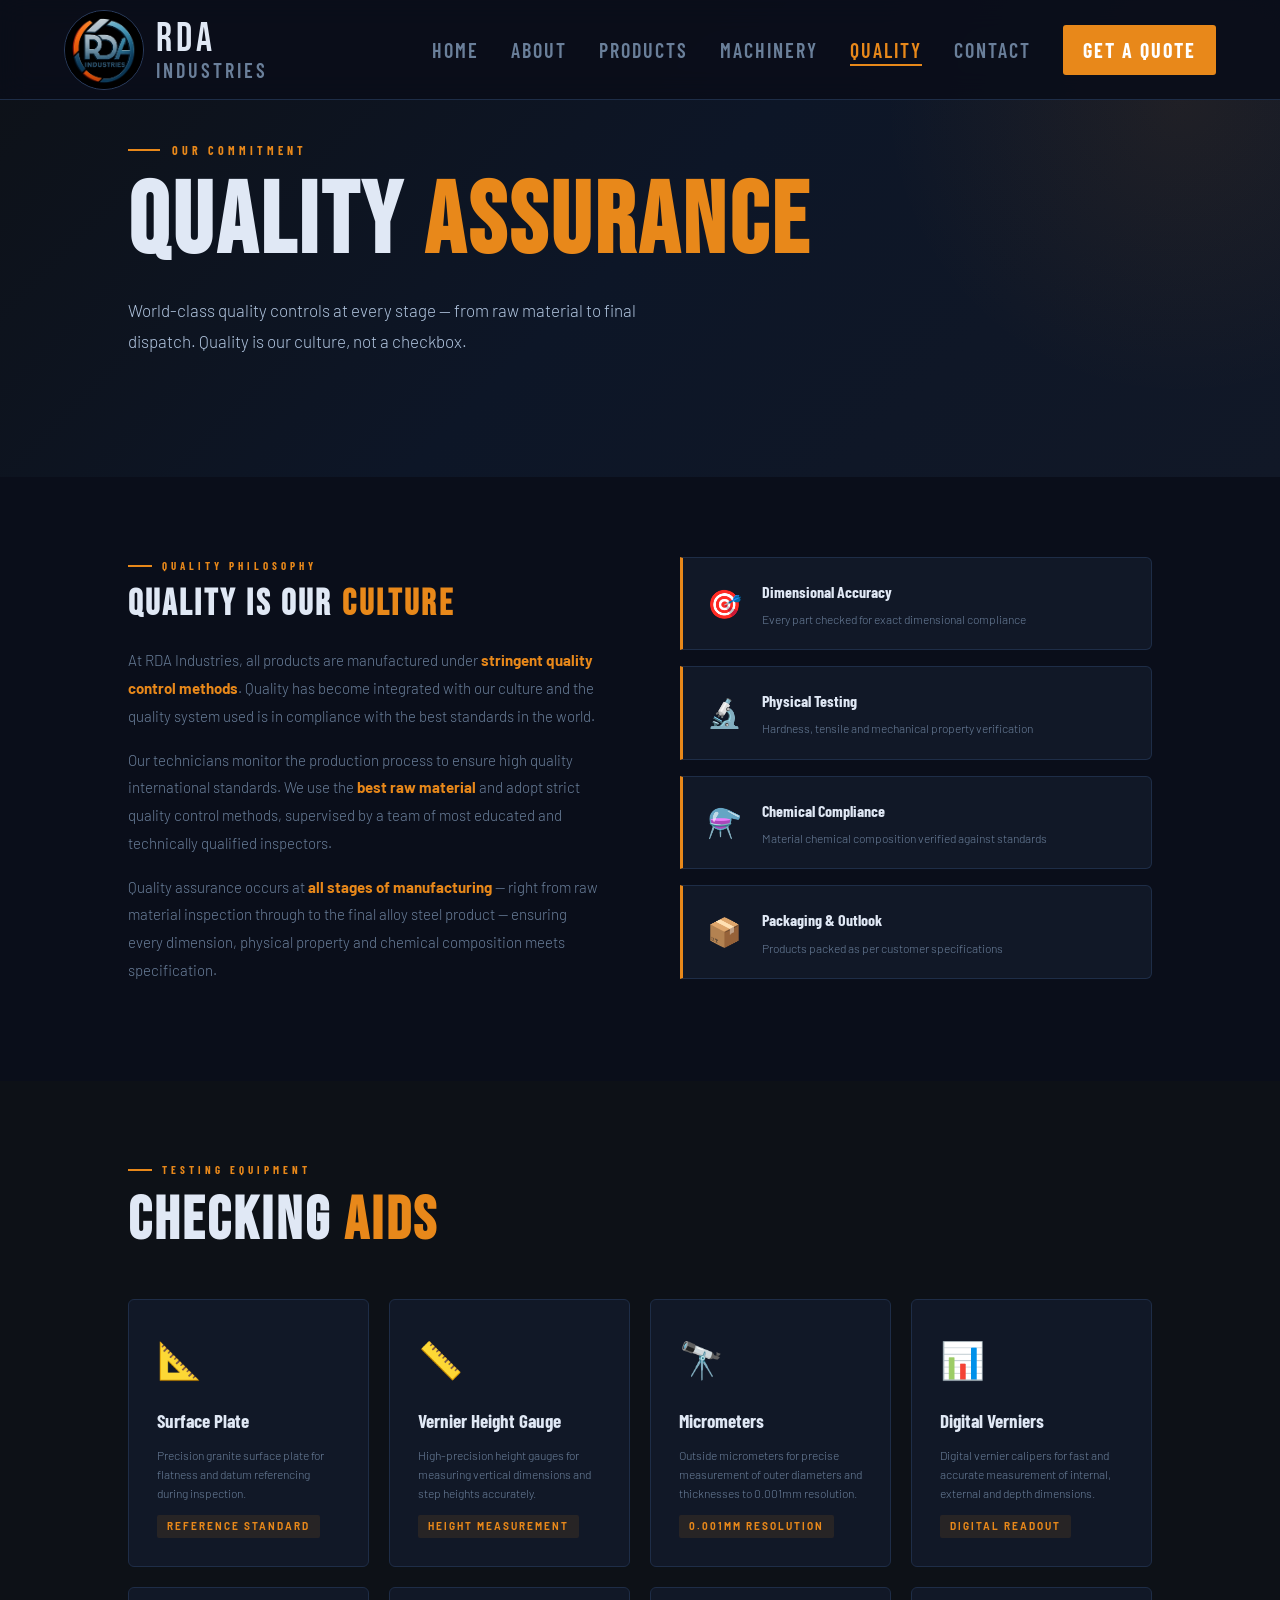
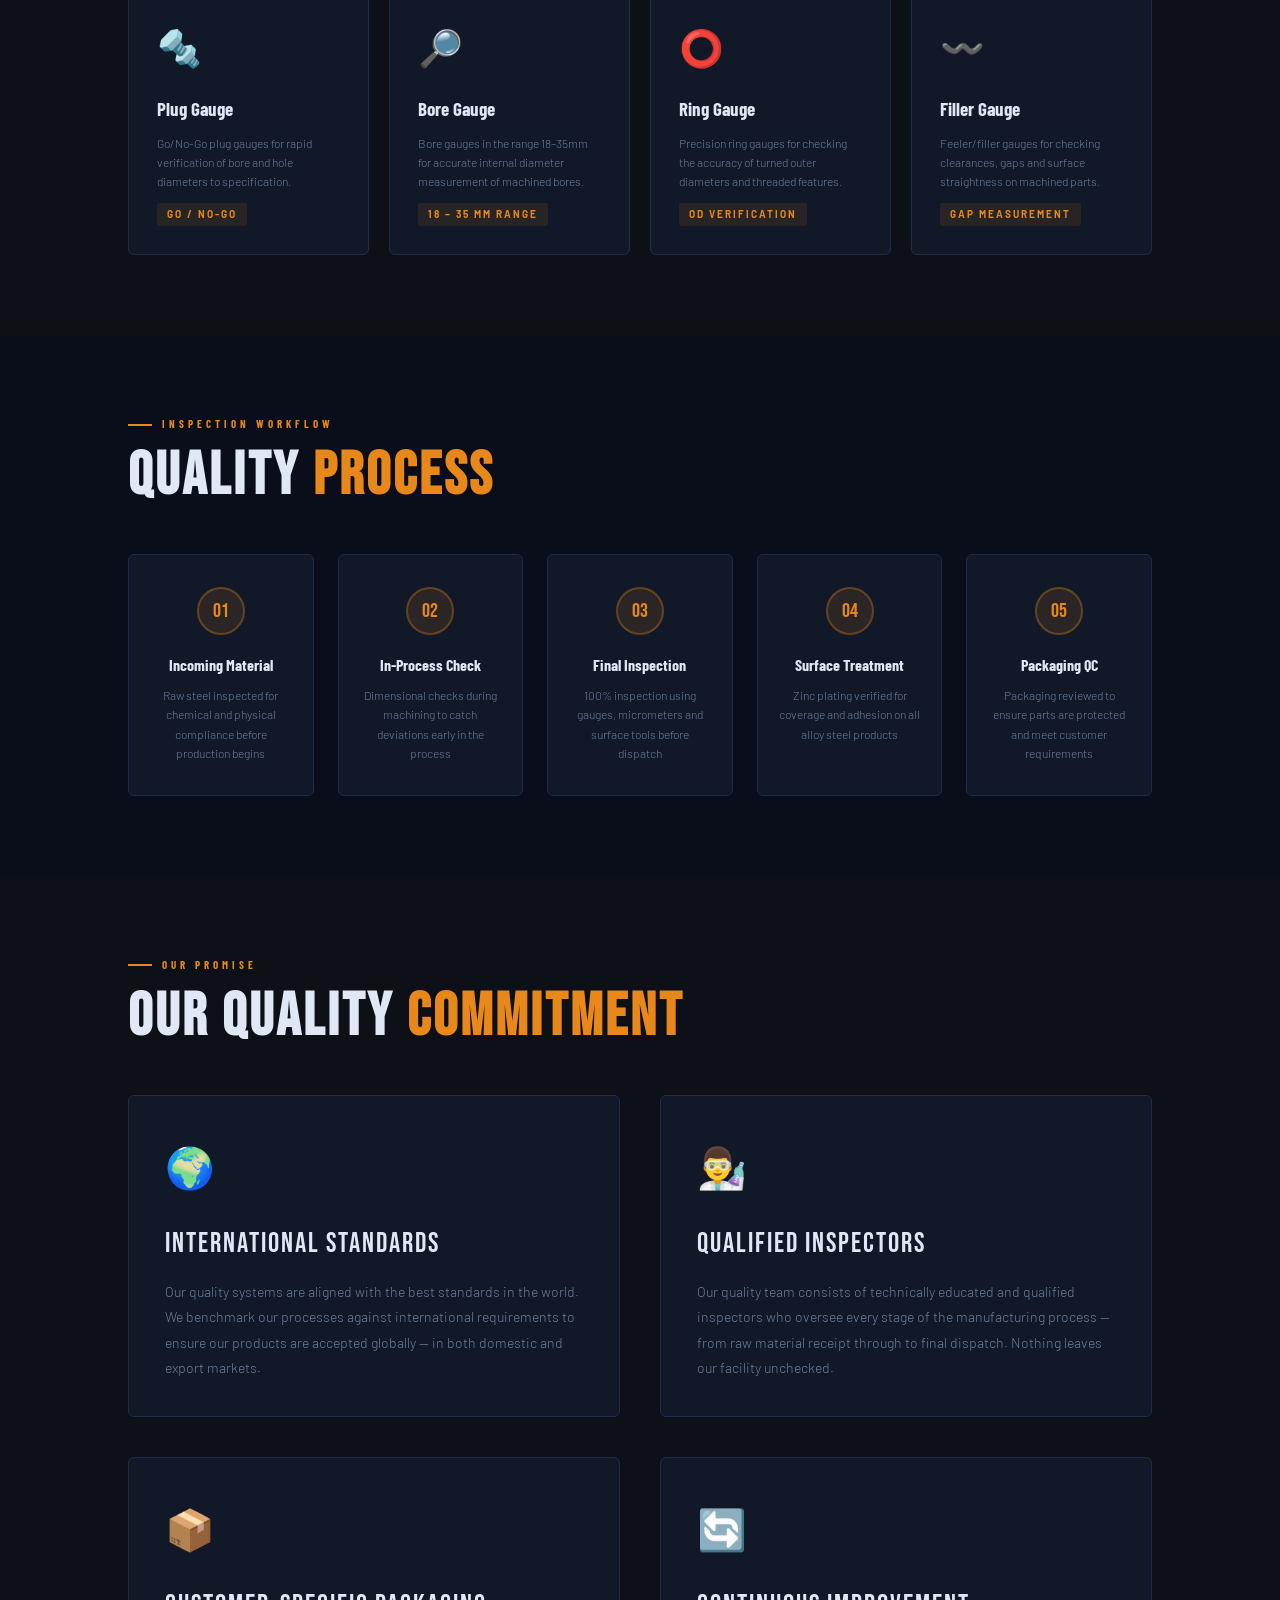
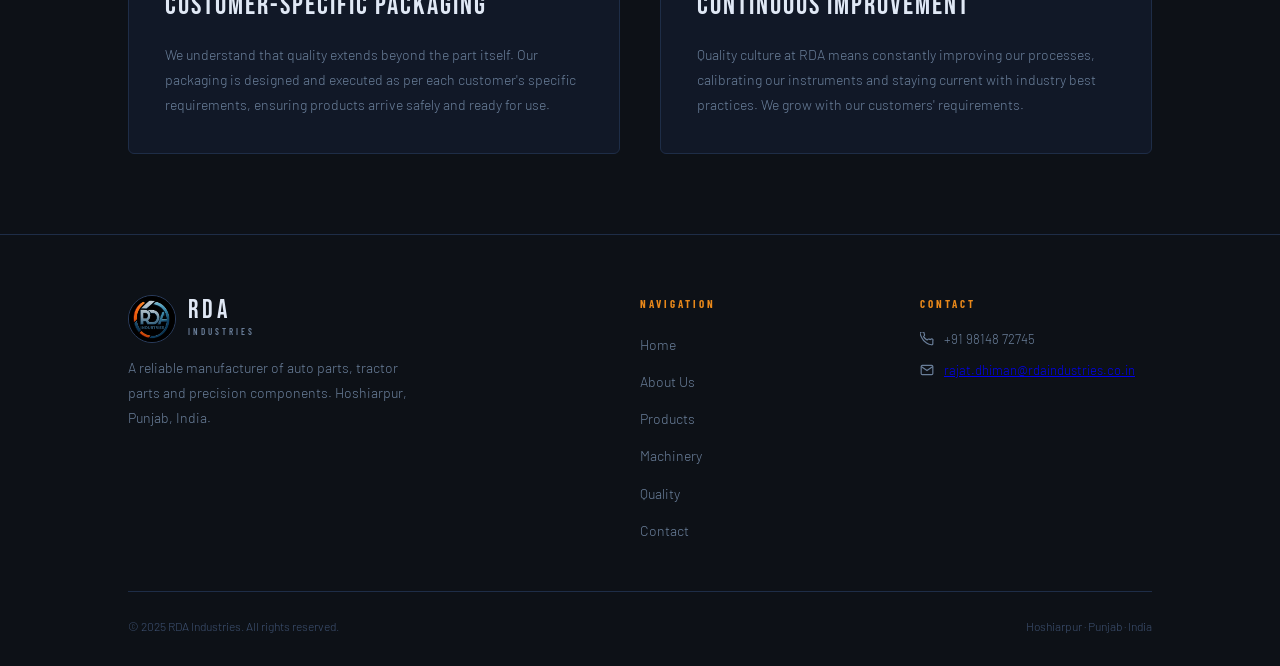
<file: quality.html>
<!DOCTYPE html>
<html lang="en">
<head>
  <meta charset="UTF-8" />
  <meta name="viewport" content="width=device-width, initial-scale=1.0" />
  <title>Quality Assurance — RDA Industries</title>
  <link rel="icon" type="image/x-icon" href="rda-logo.jpeg" />
  <link rel="stylesheet" href="style.css" />
  <style>
    .quality-intro { padding: 80px 10%; display: grid; grid-template-columns: 1fr 1fr; gap: 80px; align-items: start; }
    @media(max-width:768px){ .quality-intro { grid-template-columns:1fr; gap:40px; } }
    .quality-intro p { font-size: 15px; color: var(--text-muted); line-height: 1.85; margin-bottom: 16px; }
    .quality-intro p strong { color: var(--amber); }
    .q-badge-stack { display: flex; flex-direction: column; gap: 16px; }
    .q-badge {
      display: flex; align-items: center; gap: 20px;
      background: var(--bg-card);
      border: 1px solid var(--border);
      border-left: 3px solid var(--amber);
      border-radius: 0 6px 6px 0;
      padding: 20px 24px;
    }
    .q-badge-icon { font-size: 28px; flex-shrink: 0; }
    .q-badge-title { font-family: 'Barlow Condensed', sans-serif; font-size: 16px; font-weight: 700; color: var(--text-main); margin-bottom: 4px; }
    .q-badge-text { font-size: 12px; color: var(--text-muted); }

    /* INSTRUMENTS */
    .instruments-section { padding: 80px 10%; background: var(--bg-dark); }
    .instruments-grid { display: grid; grid-template-columns: repeat(auto-fill, minmax(240px, 1fr)); gap: 20px; margin-top: 48px; }
    .instrument-card {
      background: var(--bg-card);
      border: 1px solid var(--border);
      border-radius: 6px;
      padding: 28px;
      transition: transform 0.3s, border-color 0.3s;
      position: relative; overflow: hidden;
    }
    .instrument-card:hover { transform: translateY(-4px); border-color: var(--amber-dim); }
    .instrument-card::before {
      content: '';
      position: absolute; top: 0; left: 0; right: 0; height: 2px;
      background: var(--amber); transform: scaleX(0);
      transform-origin: left; transition: transform 0.3s;
    }
    .instrument-card:hover::before { transform: scaleX(1); }
    .instrument-icon { font-size: 36px; margin-bottom: 16px; }
    .instrument-name { font-family: 'Barlow Condensed', sans-serif; font-size: 19px; font-weight: 700; color: var(--text-main); margin-bottom: 8px; }
    .instrument-desc { font-size: 12px; color: var(--text-muted); line-height: 1.6; }
    .instrument-spec {
      display: inline-block; margin-top: 12px;
      background: rgba(232,136,26,0.1); color: var(--amber);
      font-size: 10px; font-weight: 700; letter-spacing: 2px;
      text-transform: uppercase; padding: 3px 10px; border-radius: 2px;
    }

    /* QC PROCESS */
    .qc-process { padding: 80px 10%; }
    .qc-flow { display: grid; grid-template-columns: repeat(auto-fit, minmax(180px, 1fr)); gap: 24px; margin-top: 48px; }
    .qc-step {
      text-align: center; padding: 32px 20px;
      background: var(--bg-card); border: 1px solid var(--border); border-radius: 6px;
      transition: transform 0.3s, border-color 0.3s;
    }
    .qc-step:hover { transform: translateY(-4px); border-color: var(--amber-dim); }
    .qc-step-num {
      width: 48px; height: 48px; border-radius: 50%;
      background: rgba(232,136,26,0.12);
      border: 2px solid rgba(232,136,26,0.3);
      display: flex; align-items: center; justify-content: center;
      font-family: 'Bebas Neue', sans-serif; font-size: 20px; color: var(--amber);
      margin: 0 auto 16px;
    }
    .qc-step-title { font-family: 'Barlow Condensed', sans-serif; font-size: 16px; font-weight: 700; color: var(--text-main); margin-bottom: 8px; }
    .qc-step-text { font-size: 12px; color: var(--text-muted); line-height: 1.6; }

    /* COMMITMENT */
    .commitment-section { padding: 80px 10%; background: var(--bg-dark); }
    .commitment-grid { display: grid; grid-template-columns: 1fr 1fr; gap: 40px; margin-top: 48px; }
    @media(max-width:768px){ .commitment-grid { grid-template-columns:1fr; } }
    .commit-card {
      background: var(--bg-card);
      border: 1px solid var(--border);
      border-radius: 6px;
      padding: 36px;
    }
    .commit-icon { font-size: 40px; margin-bottom: 20px; }
    .commit-title { font-family: 'Bebas Neue', sans-serif; font-size: 28px; letter-spacing: 2px; color: var(--text-main); margin-bottom: 12px; }
    .commit-text { font-size: 14px; color: var(--text-muted); line-height: 1.8; }

    /* DIMENSIONS TABLE */
    .dimensions-section { padding: 80px 10%; }
    .table-wrapper { background: var(--bg-card); border: 1px solid var(--border); border-radius: 6px; overflow: hidden; margin-top: 40px; }
  </style>
</head>
<body>

<nav id="navbar">
  <a class="nav-logo" href="index.html">
    <img class="nav-logo-img" src="rda-logo.jpeg" alt="RDA Industries Logo" />
    <div class="nav-logo-text">
      <div class="nav-logo-name">RDA</div>
      <div class="nav-logo-sub">Industries</div>
    </div>
  </a>
  <ul class="nav-links" id="navLinks">
    <li><a href="index.html">Home</a></li>
    <li><a href="about.html">About</a></li>
    <li><a href="products.html">Products</a></li>
    <li><a href="machinery.html">Machinery</a></li>
    <li><a href="quality.html" class="active">Quality</a></li>
    <li><a href="contact.html">Contact</a></li>
  </ul>
  <a href="contact.html" class="nav-cta">Get a Quote</a>
  <div class="hamburger" onclick="toggleNav()"><span></span><span></span><span></span></div>
</nav>

<div class="page-hero">
  <div class="hero-eyebrow">Our Commitment</div>
  <h1 class="hero-title">Quality <em>Assurance</em></h1>
  <p class="hero-sub">World-class quality controls at every stage — from raw material to final dispatch. Quality is our culture, not a checkbox.</p>
</div>

<!-- INTRO -->
<div class="quality-intro">
  <div>
    <div class="section-label">Quality Philosophy</div>
    <h2 class="section-title" style="font-size:36px; margin-bottom:24px;">Quality is Our <em>Culture</em></h2>
    <p>At RDA Industries, all products are manufactured under <strong>stringent quality control methods</strong>. Quality has become integrated with our culture and the quality system used is in compliance with the best standards in the world.</p>
    <p>Our technicians monitor the production process to ensure high quality international standards. We use the <strong>best raw material</strong> and adopt strict quality control methods, supervised by a team of most educated and technically qualified inspectors.</p>
    <p>Quality assurance occurs at <strong>all stages of manufacturing</strong> — right from raw material inspection through to the final alloy steel product — ensuring every dimension, physical property and chemical composition meets specification.</p>
  </div>
  <div>
    <div class="q-badge-stack">
      <div class="q-badge">
        <div class="q-badge-icon">🎯</div>
        <div>
          <div class="q-badge-title">Dimensional Accuracy</div>
          <div class="q-badge-text">Every part checked for exact dimensional compliance</div>
        </div>
      </div>
      <div class="q-badge">
        <div class="q-badge-icon">🔬</div>
        <div>
          <div class="q-badge-title">Physical Testing</div>
          <div class="q-badge-text">Hardness, tensile and mechanical property verification</div>
        </div>
      </div>
      <div class="q-badge">
        <div class="q-badge-icon">⚗️</div>
        <div>
          <div class="q-badge-title">Chemical Compliance</div>
          <div class="q-badge-text">Material chemical composition verified against standards</div>
        </div>
      </div>
      <div class="q-badge">
        <div class="q-badge-icon">📦</div>
        <div>
          <div class="q-badge-title">Packaging & Outlook</div>
          <div class="q-badge-text">Products packed as per customer specifications</div>
        </div>
      </div>
    </div>
  </div>
</div>

<!-- INSTRUMENTS -->
<div class="instruments-section">
  <div class="section-label">Testing Equipment</div>
  <h2 class="section-title">Checking <em>Aids</em></h2>
  <div class="instruments-grid">
    <div class="instrument-card">
      <div class="instrument-icon">📐</div>
      <div class="instrument-name">Surface Plate</div>
      <div class="instrument-desc">Precision granite surface plate for flatness and datum referencing during inspection.</div>
      <span class="instrument-spec">Reference Standard</span>
    </div>
    <div class="instrument-card">
      <div class="instrument-icon">📏</div>
      <div class="instrument-name">Vernier Height Gauge</div>
      <div class="instrument-desc">High-precision height gauges for measuring vertical dimensions and step heights accurately.</div>
      <span class="instrument-spec">Height Measurement</span>
    </div>
    <div class="instrument-card">
      <div class="instrument-icon">🔭</div>
      <div class="instrument-name">Micrometers</div>
      <div class="instrument-desc">Outside micrometers for precise measurement of outer diameters and thicknesses to 0.001mm resolution.</div>
      <span class="instrument-spec">0.001mm Resolution</span>
    </div>
    <div class="instrument-card">
      <div class="instrument-icon">📊</div>
      <div class="instrument-name">Digital Verniers</div>
      <div class="instrument-desc">Digital vernier calipers for fast and accurate measurement of internal, external and depth dimensions.</div>
      <span class="instrument-spec">Digital Readout</span>
    </div>
    <div class="instrument-card">
      <div class="instrument-icon">🔩</div>
      <div class="instrument-name">Plug Gauge</div>
      <div class="instrument-desc">Go/No-Go plug gauges for rapid verification of bore and hole diameters to specification.</div>
      <span class="instrument-spec">Go / No-Go</span>
    </div>
    <div class="instrument-card">
      <div class="instrument-icon">🔎</div>
      <div class="instrument-name">Bore Gauge</div>
      <div class="instrument-desc">Bore gauges in the range 18–35mm for accurate internal diameter measurement of machined bores.</div>
      <span class="instrument-spec">18 – 35 mm Range</span>
    </div>
    <div class="instrument-card">
      <div class="instrument-icon">⭕</div>
      <div class="instrument-name">Ring Gauge</div>
      <div class="instrument-desc">Precision ring gauges for checking the accuracy of turned outer diameters and threaded features.</div>
      <span class="instrument-spec">OD Verification</span>
    </div>
    <div class="instrument-card">
      <div class="instrument-icon">〰️</div>
      <div class="instrument-name">Filler Gauge</div>
      <div class="instrument-desc">Feeler/filler gauges for checking clearances, gaps and surface straightness on machined parts.</div>
      <span class="instrument-spec">Gap Measurement</span>
    </div>
  </div>
</div>

<!-- QC PROCESS -->
<div class="qc-process">
  <div class="section-label">Inspection Workflow</div>
  <h2 class="section-title">Quality <em>Process</em></h2>
  <div class="qc-flow">
    <div class="qc-step">
      <div class="qc-step-num">01</div>
      <div class="qc-step-title">Incoming Material</div>
      <div class="qc-step-text">Raw steel inspected for chemical and physical compliance before production begins</div>
    </div>
    <div class="qc-step">
      <div class="qc-step-num">02</div>
      <div class="qc-step-title">In-Process Check</div>
      <div class="qc-step-text">Dimensional checks during machining to catch deviations early in the process</div>
    </div>
    <div class="qc-step">
      <div class="qc-step-num">03</div>
      <div class="qc-step-title">Final Inspection</div>
      <div class="qc-step-text">100% inspection using gauges, micrometers and surface tools before dispatch</div>
    </div>
    <div class="qc-step">
      <div class="qc-step-num">04</div>
      <div class="qc-step-title">Surface Treatment</div>
      <div class="qc-step-text">Zinc plating verified for coverage and adhesion on all alloy steel products</div>
    </div>
    <div class="qc-step">
      <div class="qc-step-num">05</div>
      <div class="qc-step-title">Packaging QC</div>
      <div class="qc-step-text">Packaging reviewed to ensure parts are protected and meet customer requirements</div>
    </div>
  </div>
</div>

<!-- COMMITMENT -->
<div class="commitment-section">
  <div class="section-label">Our Promise</div>
  <h2 class="section-title">Our Quality <em>Commitment</em></h2>
  <div class="commitment-grid">
    <div class="commit-card">
      <div class="commit-icon">🌍</div>
      <div class="commit-title">International Standards</div>
      <p class="commit-text">Our quality systems are aligned with the best standards in the world. We benchmark our processes against international requirements to ensure our products are accepted globally — in both domestic and export markets.</p>
    </div>
    <div class="commit-card">
      <div class="commit-icon">👨‍🔬</div>
      <div class="commit-title">Qualified Inspectors</div>
      <p class="commit-text">Our quality team consists of technically educated and qualified inspectors who oversee every stage of the manufacturing process — from raw material receipt through to final dispatch. Nothing leaves our facility unchecked.</p>
    </div>
    <div class="commit-card">
      <div class="commit-icon">📦</div>
      <div class="commit-title">Customer-Specific Packaging</div>
      <p class="commit-text">We understand that quality extends beyond the part itself. Our packaging is designed and executed as per each customer's specific requirements, ensuring products arrive safely and ready for use.</p>
    </div>
    <div class="commit-card">
      <div class="commit-icon">🔄</div>
      <div class="commit-title">Continuous Improvement</div>
      <p class="commit-text">Quality culture at RDA means constantly improving our processes, calibrating our instruments and staying current with industry best practices. We grow with our customers' requirements.</p>
    </div>
  </div>
</div>

<footer>
  <div class="footer-grid">
    <div>
      <div class="footer-logo" style="display:flex;align-items:center;gap:12px;margin-bottom:12px;">
        <img src="rda-logo.jpeg" alt="RDA Logo" style="width:48px;height:48px;border-radius:50%;border:1px solid #2a3d5e;object-fit:cover;" />
        <div>
          <div style="font-family:Bebas Neue,sans-serif;font-size:26px;letter-spacing:4px;color:#e0e8f5;line-height:1;">RDA</div>
          <div style="font-family:Barlow Condensed,sans-serif;font-size:9px;letter-spacing:3px;color:#6a7f9a;font-weight:600;text-transform:uppercase;">Industries</div>
        </div>
      </div>
      <p class="footer-desc">A reliable manufacturer of auto parts, tractor parts and precision components. Hoshiarpur, Punjab, India.</p>
    </div>
    <div>
      <div class="footer-heading">Navigation</div>
      <ul class="footer-links">
        <li><a href="index.html">Home</a></li>
        <li><a href="about.html">About Us</a></li>
        <li><a href="products.html">Products</a></li>
        <li><a href="machinery.html">Machinery</a></li>
        <li><a href="quality.html">Quality</a></li>
        <li><a href="contact.html">Contact</a></li>
      </ul>
    </div>
    <div>
      <div class="footer-heading">Contact</div>
      <div class="footer-contact-item">
        <svg width="14" height="14" viewBox="0 0 24 24" fill="none" stroke="currentColor" stroke-width="2"><path d="M22 16.92v3a2 2 0 01-2.18 2 19.79 19.79 0 01-8.63-3.07A19.5 19.5 0 013.07 9.81 19.79 19.79 0 01.01 1.18 2 2 0 012 .02h3a2 2 0 012 1.72 12.84 12.84 0 00.7 2.81 2 2 0 01-.45 2.11L6.09 7.91a16 16 0 006 6l1.27-1.27a2 2 0 012.11-.45 12.84 12.84 0 002.81.7A2 2 0 0122 14.92z"/></svg>
        +91 98148 72745
      </div>
      <div class="footer-contact-item">
        <svg width="14" height="14" viewBox="0 0 24 24" fill="none" stroke="currentColor" stroke-width="2"><path d="M4 4h16c1.1 0 2 .9 2 2v12c0 1.1-.9 2-2 2H4c-1.1 0-2-.9-2-2V6c0-1.1.9-2 2-2z"/><polyline points="22,6 12,13 2,6"/></svg>
        <a href="mailto:rajat.dhiman@rdaindustries.co.in">rajat.dhiman@rdaindustries.co.in</a>
      </div>
    </div>
  </div>
  <div class="footer-bottom">
    <span>© 2025 RDA Industries. All rights reserved.</span>
    <span>Hoshiarpur · Punjab · India</span>
  </div>
</footer>

<script>
  function toggleNav() { document.getElementById('navLinks').classList.toggle('open'); }
  window.addEventListener('scroll', () => {
    document.getElementById('navbar').style.background =
      window.scrollY > 20 ? 'rgba(10,14,26,0.98)' : 'rgba(10,14,26,0.92)';
  });
</script>
</body>
</html>
</file>
<file: style.css>
@import url('https://fonts.googleapis.com/css2?family=Bebas+Neue&family=Barlow:ital,wght@0,300;0,400;0,600;0,700;1,300&family=Barlow+Condensed:wght@400;600;700&display=swap');

:root {
  --bg-deep:    #0a0e1a;
  --bg-dark:    #0d1117;
  --bg-card:    #111827;
  --bg-card2:   #161d2e;
  --amber:      #e8881a;
  --amber-lt:   #f5a94a;
  --amber-dim:  #a05c0a;
  --steel:      #8899bb;
  --steel-lt:   #b0c4de;
  --steel-dim:  #3a4a65;
  --text-main:  #e0e8f5;
  --text-muted: #6a7f9a;
  --text-dim:   #3d5070;
  --border:     #1e2d47;
  --border-lt:  #2a3d5e;
}

*, *::before, *::after { box-sizing: border-box; margin: 0; padding: 0; }

html { scroll-behavior: smooth; }

body {
  background: var(--bg-deep);
  color: var(--text-main);
  font-family: 'Barlow', sans-serif;
  font-weight: 300;
  line-height: 1.7;
  min-height: 100vh;
}

/* ── NAV ── */
nav {
  position: fixed; top: 0; left: 0; right: 0; z-index: 1000;
  background: rgba(10,14,26,0.92);
  backdrop-filter: blur(14px);
  border-bottom: 1px solid var(--border);
  height: 100px;
  display: flex; align-items: center;
  padding: 0 5%;
  gap: 0;
}

.nav-logo {
  text-decoration: none;
  margin-right: auto;
  display: flex; align-items: center; gap: 12px;
}
.nav-logo-img {
  width: 80px; height: 80px;
  border-radius: 50%;
  object-fit: cover;
  border: 1px solid var(--border-lt);
  flex-shrink: 0;
}
.nav-logo-text {
  display: flex; flex-direction: column; gap: 1px;
}
.nav-logo-name {
  font-family: 'Bebas Neue', sans-serif;
  font-size: 40px;
  letter-spacing: 4px;
  color: var(--text-main);
  line-height: 1;
}
.nav-logo-name span { color: var(--amber); }
.nav-logo-sub {
  font-family: 'Barlow Condensed', sans-serif;
  font-size: 20px;
  letter-spacing: 3px;
  color: var(--text-muted);
  font-weight: 600;
  text-transform: uppercase;
  line-height: 1;
}

.nav-links {
  display: flex; gap: 32px; list-style: none;
}
.nav-links a {
  font-family: 'Barlow Condensed', sans-serif;
  font-size: 20px;
  font-weight: 600;
  letter-spacing: 2px;
  text-transform: uppercase;
  color: var(--text-muted);
  text-decoration: none;
  transition: color 0.2s;
  padding-bottom: 2px;
  border-bottom: 2px solid transparent;
}
.nav-links a:hover,
.nav-links a.active {
  color: var(--amber);
  border-bottom-color: var(--amber);
}

.nav-cta {
  margin-left: 32px;
  background: var(--amber);
  color: #fff;
  font-family: 'Barlow Condensed', sans-serif;
  font-size: 20px;
  font-weight: 700;
  letter-spacing: 2px;
  text-transform: uppercase;
  padding: 8px 20px;
  border-radius: 3px;
  text-decoration: none;
  transition: background 0.2s;
}
.nav-cta:hover { background: var(--amber-lt); }

.hamburger { display: none; flex-direction: column; gap: 5px; cursor: pointer; }
.hamburger span { width: 24px; height: 2px; background: var(--text-main); transition: 0.3s; }

/* ── HERO (shared) ── */
.page-hero {
  padding: 140px 10% 80px;
  position: relative;
  overflow: hidden;
}
.page-hero::before {
  content: '';
  position: absolute; inset: 0;
  background: linear-gradient(135deg, var(--bg-dark) 0%, #0d1627 50%, #111827 100%);
  z-index: 0;
}
.page-hero::after {
  content: '';
  position: absolute;
  top: -200px; right: -200px;
  width: 600px; height: 600px;
  background: radial-gradient(circle, rgba(232,136,26,0.08) 0%, transparent 70%);
  z-index: 0;
}
.page-hero > * { position: relative; z-index: 1; }

.hero-eyebrow {
  font-family: 'Barlow Condensed', sans-serif;
  font-size: 12px;
  font-weight: 700;
  letter-spacing: 4px;
  text-transform: uppercase;
  color: var(--amber);
  margin-bottom: 16px;
  display: flex; align-items: center; gap: 12px;
}
.hero-eyebrow::before {
  content: '';
  display: inline-block;
  width: 32px; height: 2px;
  background: var(--amber);
}
.hero-title {
  font-family: 'Bebas Neue', sans-serif;
  font-size: clamp(52px, 8vw, 100px);
  letter-spacing: 4px;
  line-height: 0.95;
  color: var(--text-main);
  margin-bottom: 24px;
}
.hero-title em { color: var(--amber); font-style: normal; }
.hero-sub {
  font-size: 17px;
  color: var(--steel-lt);
  max-width: 560px;
  font-weight: 300;
  line-height: 1.8;
  margin-bottom: 40px;
}

/* ── SECTION ── */
section { padding: 90px 10%; }
.section-label {
  font-family: 'Barlow Condensed', sans-serif;
  font-size: 11px;
  font-weight: 700;
  letter-spacing: 4px;
  text-transform: uppercase;
  color: var(--amber);
  margin-bottom: 12px;
  display: flex; align-items: center; gap: 10px;
}
.section-label::before { content: ''; width: 24px; height: 2px; background: var(--amber); display: inline-block; }
.section-title {
  font-family: 'Bebas Neue', sans-serif;
  font-size: clamp(36px, 5vw, 60px);
  letter-spacing: 3px;
  color: var(--text-main);
  line-height: 1;
  margin-bottom: 20px;
}
.section-title em { color: var(--amber); font-style: normal; }

/* ── CARDS ── */
.card {
  background: var(--bg-card);
  border: 1px solid var(--border);
  border-radius: 6px;
  padding: 28px;
  transition: border-color 0.3s, transform 0.3s;
}
.card:hover { border-color: var(--amber-dim); transform: translateY(-4px); }

/* ── BUTTONS ── */
.btn {
  display: inline-flex; align-items: center; gap: 8px;
  font-family: 'Barlow Condensed', sans-serif;
  font-size: 13px;
  font-weight: 700;
  letter-spacing: 2px;
  text-transform: uppercase;
  padding: 12px 28px;
  border-radius: 3px;
  text-decoration: none;
  transition: 0.2s;
  cursor: pointer;
  border: none;
}
.btn-amber { background: var(--amber); color: #fff; }
.btn-amber:hover { background: var(--amber-lt); }
.btn-outline {
  background: transparent;
  border: 1px solid var(--border-lt);
  color: var(--steel-lt);
}
.btn-outline:hover { border-color: var(--amber); color: var(--amber); }

/* ── DIVIDER ── */
.divider {
  height: 1px;
  background: linear-gradient(to right, transparent, var(--border), transparent);
  margin: 0 10%;
}

/* ── FOOTER ── */
footer {
  background: var(--bg-dark);
  border-top: 1px solid var(--border);
  padding: 60px 10% 30px;
}
.footer-grid {
  display: grid;
  grid-template-columns: 2fr 1fr 1fr;
  gap: 48px;
  margin-bottom: 48px;
}
.footer-logo {
  font-family: 'Bebas Neue', sans-serif;
  font-size: 28px;
  letter-spacing: 4px;
  color: var(--text-main);
  margin-bottom: 12px;
}
.footer-logo span { color: var(--amber); }
.footer-desc { font-size: 14px; color: var(--text-muted); line-height: 1.8; max-width: 300px; }
.footer-heading {
  font-family: 'Barlow Condensed', sans-serif;
  font-size: 11px;
  font-weight: 700;
  letter-spacing: 3px;
  text-transform: uppercase;
  color: var(--amber);
  margin-bottom: 16px;
}
.footer-links { list-style: none; display: flex; flex-direction: column; gap: 10px; }
.footer-links a { font-size: 14px; color: var(--text-muted); text-decoration: none; transition: color 0.2s; }
.footer-links a:hover { color: var(--amber); }
.footer-bottom {
  border-top: 1px solid var(--border);
  padding-top: 24px;
  display: flex; justify-content: space-between; align-items: center;
  font-size: 12px;
  color: var(--text-dim);
}
.footer-contact-item {
  display: flex; align-items: flex-start; gap: 10px;
  font-size: 13px; color: var(--text-muted);
  margin-bottom: 12px; line-height: 1.5;
}
.footer-contact-item svg { flex-shrink: 0; margin-top: 2px; }

/* ── ANIMATIONS ── */
@keyframes fadeUp {
  from { opacity: 0; transform: translateY(30px); }
  to   { opacity: 1; transform: translateY(0); }
}
.fade-up { animation: fadeUp 0.7s ease forwards; opacity: 0; }
.delay-1 { animation-delay: 0.1s; }
.delay-2 { animation-delay: 0.2s; }
.delay-3 { animation-delay: 0.3s; }
.delay-4 { animation-delay: 0.4s; }
.delay-5 { animation-delay: 0.5s; }

/* ── STAT BAR ── */
.stat-bar {
  display: grid;
  grid-template-columns: repeat(auto-fit, minmax(140px, 1fr));
  gap: 1px;
  background: var(--border);
  border: 1px solid var(--border);
  border-radius: 6px;
  overflow: hidden;
}
.stat-item {
  background: var(--bg-card);
  padding: 28px 24px;
  text-align: center;
}
.stat-num {
  font-family: 'Bebas Neue', sans-serif;
  font-size: 44px;
  letter-spacing: 2px;
  color: var(--amber);
  line-height: 1;
}
.stat-label {
  font-size: 11px;
  font-weight: 600;
  letter-spacing: 2px;
  text-transform: uppercase;
  color: var(--text-muted);
  margin-top: 4px;
}

/* ── TABLE ── */
table { width: 100%; border-collapse: collapse; }
th {
  font-family: 'Barlow Condensed', sans-serif;
  font-size: 11px; font-weight: 700;
  letter-spacing: 2px; text-transform: uppercase;
  color: var(--amber);
  padding: 14px 20px;
  text-align: left;
  border-bottom: 1px solid var(--border-lt);
}
td {
  padding: 16px 20px;
  font-size: 14px;
  color: var(--steel-lt);
  border-bottom: 1px solid var(--border);
}
tr:last-child td { border-bottom: none; }
tr:hover td { background: var(--bg-card2); }

/* ── FORM ── */
.form-group { margin-bottom: 20px; }
label {
  display: block;
  font-family: 'Barlow Condensed', sans-serif;
  font-size: 11px; font-weight: 700;
  letter-spacing: 2px; text-transform: uppercase;
  color: var(--amber);
  margin-bottom: 8px;
}
input, textarea, select {
  width: 100%;
  background: var(--bg-card);
  border: 1px solid var(--border-lt);
  border-radius: 4px;
  padding: 12px 16px;
  font-family: 'Barlow', sans-serif;
  font-size: 14px;
  color: var(--text-main);
  outline: none;
  transition: border-color 0.2s;
}
input:focus, textarea:focus, select:focus { border-color: var(--amber); }
textarea { min-height: 130px; resize: vertical; }

/* ── RESPONSIVE ── */
@media (max-width: 768px) {
  .nav-links, .nav-cta { display: none; }
  .hamburger { display: flex; }
  .nav-links.open {
    display: flex; flex-direction: column;
    position: fixed; top: 64px; left: 0; right: 0;
    background: var(--bg-dark);
    padding: 24px 5%;
    border-bottom: 1px solid var(--border);
    gap: 20px;
  }
  .footer-grid { grid-template-columns: 1fr; gap: 32px; }
}

/* ── GEAR DECORATION ── */
.gear-bg {
  position: absolute;
  opacity: 0.03;
  pointer-events: none;
}
</file>
